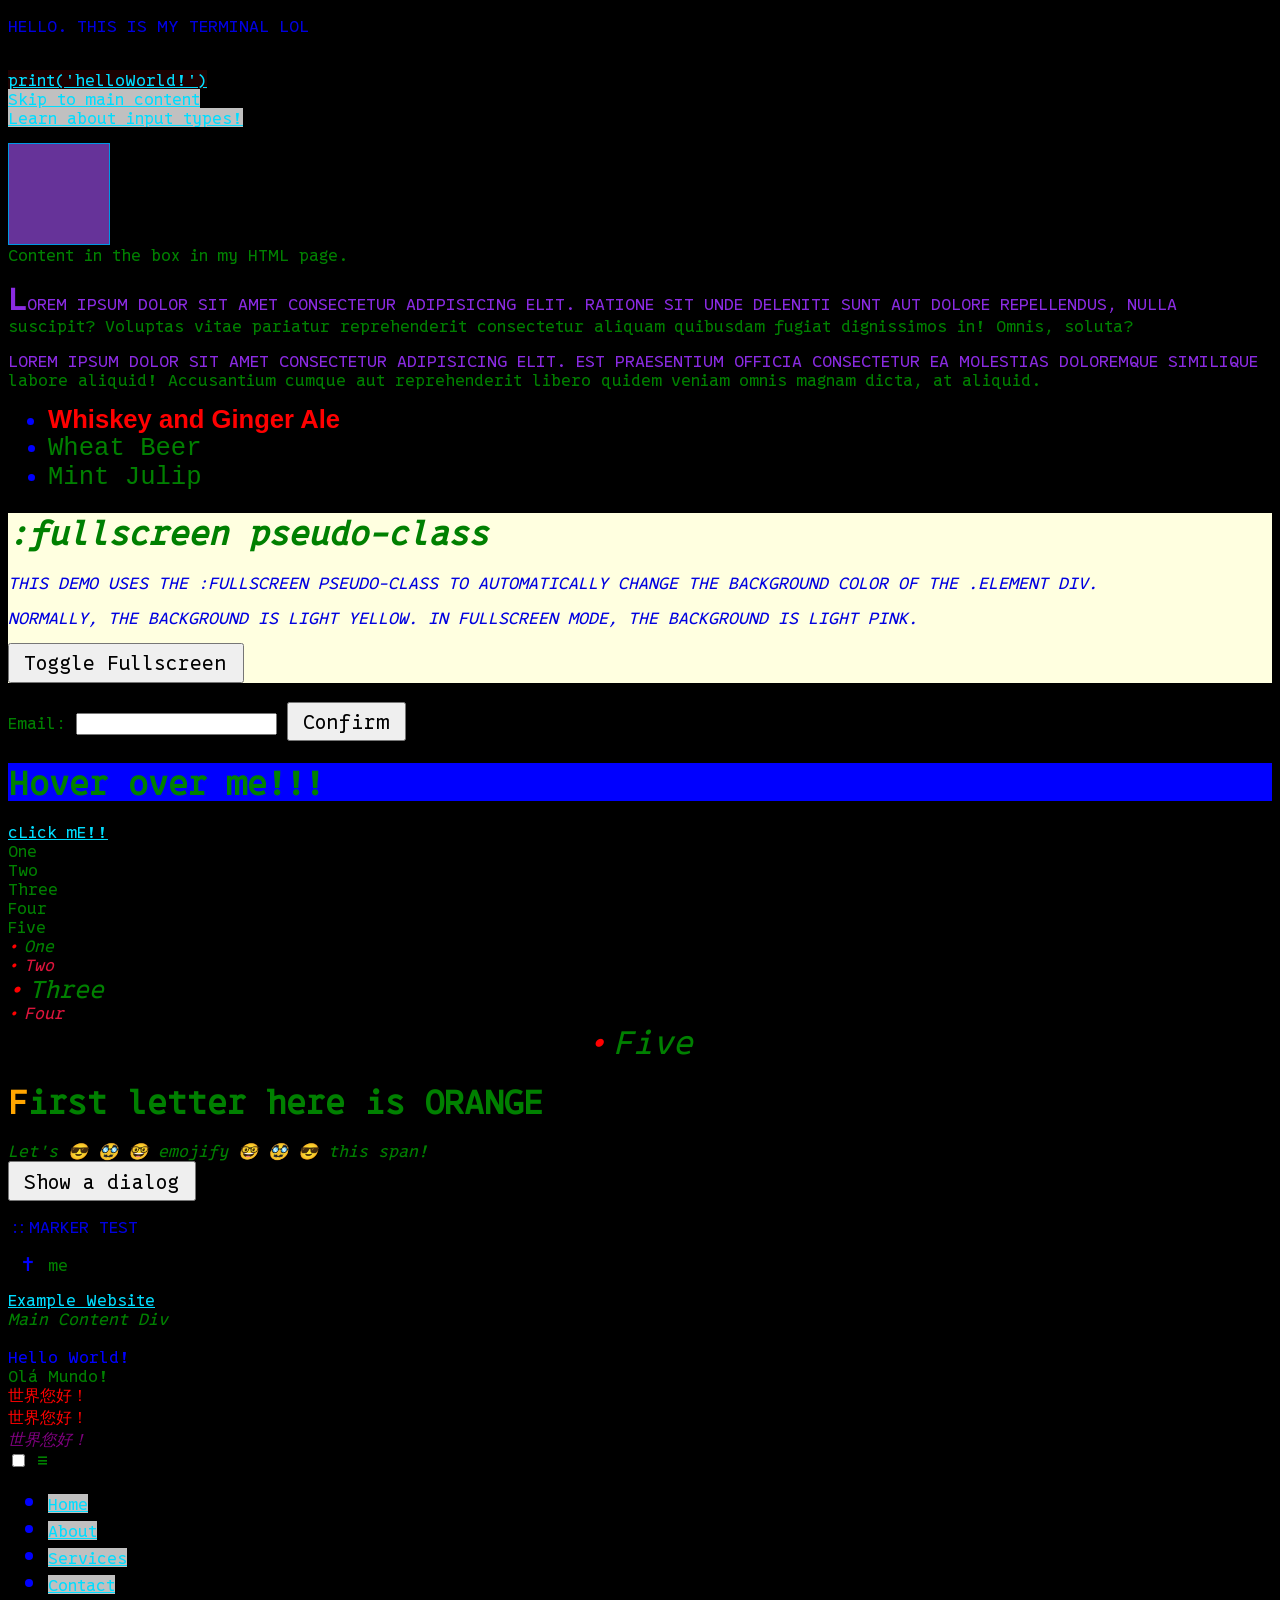
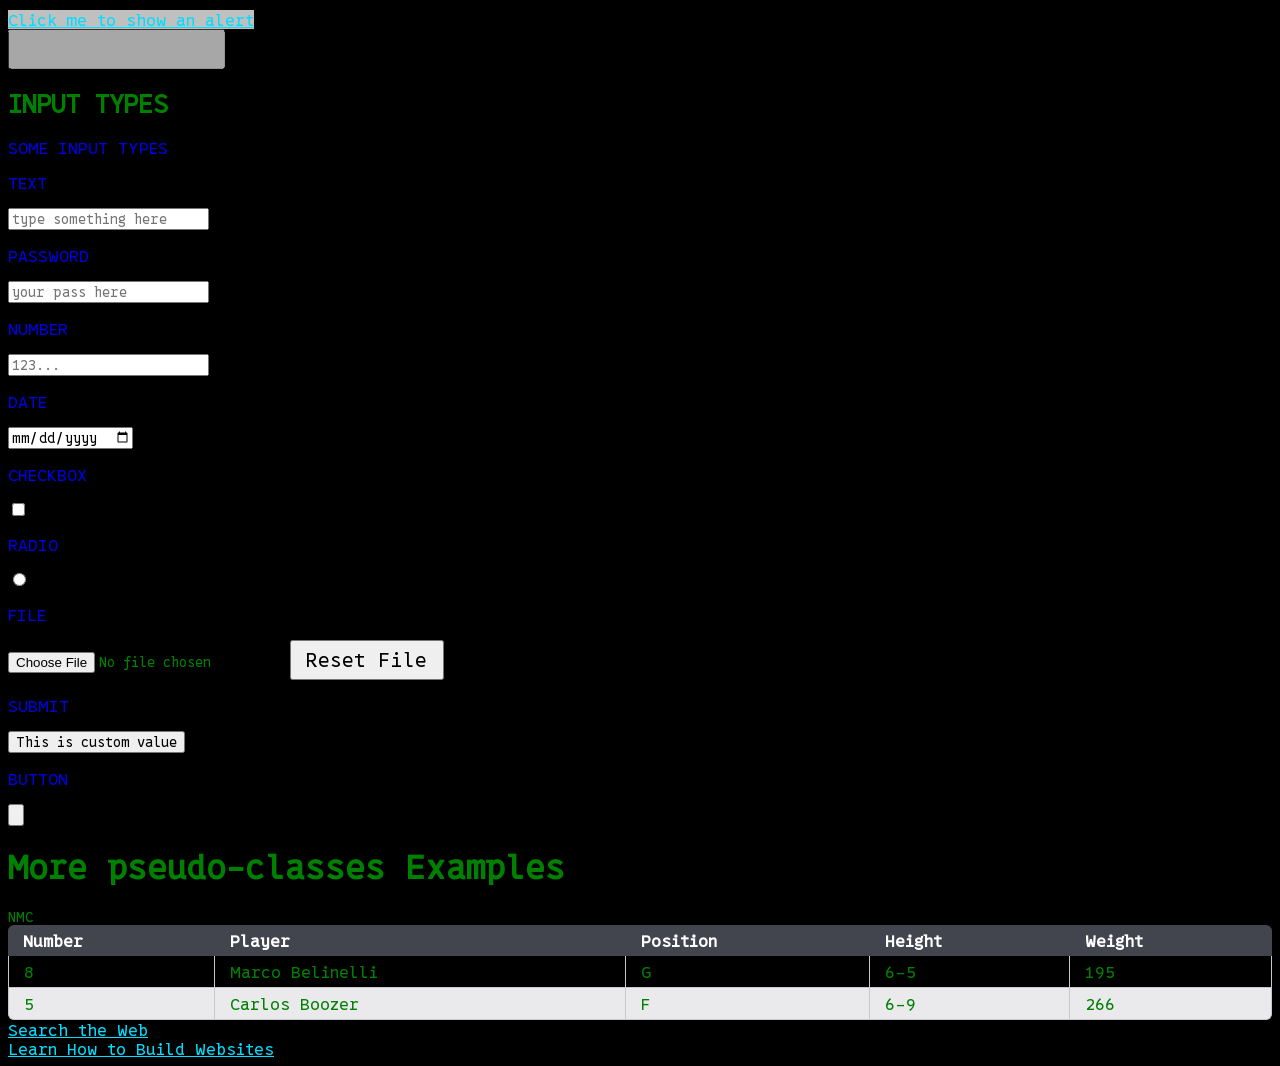
<file: advanced-selectors/index.html>
<!DOCTYPE html>
<html lang="en">

<head>
    <meta charset="UTF-8">
    <meta name="viewport" content="width=device-width, initial-scale=1.0">
    <title>Advanced Selectors</title>
    <link rel="stylesheet" href="style.css">
</head>

<p>hello. This is my terminal lol</p><br>
<span class="codelink"><a href="hello.html" target="_blank"><code>print('helloWorld!')</code></a></span>

<!----
    -->

<br>
<a href="#main-content" class="skip-link">Skip to main content</a>
<br>
<a href="#inputTypes">Learn about input types!</a>
<p class="box"> Content in the box in my HTML page.</p>

<article>
    <p>Lorem ipsum dolor sit amet consectetur adipisicing elit. Ratione sit unde deleniti sunt aut dolore
        repellendus,
        nulla suscipit? Voluptas vitae pariatur reprehenderit consectetur aliquam quibusdam fugiat dignissimos in!
        Omnis, soluta?</p>
    <p>Lorem ipsum dolor sit amet consectetur adipisicing elit. Est praesentium officia consectetur ea molestias
        doloremque similique labore aliquid! Accusantium cumque aut reprehenderit libero quidem veniam omnis magnam
        dicta, at aliquid.</p>
</article>

<main class="parent">
    <div class="child group1">
        <div class="grand-child group1"></div>
    </div>
    <div class="child group2">
        <div class="grand-child group2"></div>
    </div>
    <div class="child group3">
        <div class="grand-child group3"></div>
    </div>
</main>

<!-- specificity value-->

<ul id="summer-drinks">
    <li class="favorite">Whiskey and Ginger Ale</li>
    <li>Wheat Beer</li>
    <li>Mint Julip</li>
</ul>

<!-- pseudo classes-->


<div class="element">

    <h1> :fullscreen pseudo-class</h1>

    <p>This demo uses the <code>:fullscreen</code> pseudo-class to automatically
        change the background color of the <code>.element</code> div. </p>

    <p>
        Normally, the background is light yellow. In fullscreen mode, the background
        is light pink.
    </p>

    <button class="toggle">Toggle Fullscreen</button>

</div>

<Br>

<!-- :focus s-->

<label for="email">Email:</label>
<input class="formEmail">
<button id="emailBtn">Confirm</button>

<h1 id="hover">Hover over me!!!</h1>

<a href="https://www.reddit.com/r/unixporn/" id="redditLink">cLick mE!!</a>

<section class="grid">
    <article class="module">One</article>
    <article class="module">Two</article>
    <article class="module">Three</article>
    <article class="module">Four</article>
    <article class="module">Five</article>
</section>

<div class="listDiv">
    <li class="myList">One</li>
    <li class="myList">Two</li>
    <li class="myList">Three</li>
    <li class="myList">Four</li>
    <li class="myList">Five</li>
</div>

<h1 class="exampleOfPE">First letter here is ORANGE</h1>

<div> Let's <span class="emojify"> emojify </span> this span!</div>

<button id="showDialogBtn">Show a dialog</button>

<dialog id="favDialog">
    <form method="dialog">
        <p>The background shown outside of this dialog is a backdrop.</p>
        <button id="confirmBtn">Close the dialog</button>
    </form>
</dialog>

<p><code>::marker</code> test</p>
<ul>
    <li class="mTest">me</li>
</ul>

<!--Attribute selectors-->

<a href="https://example.com" title="Visit Example Website">Example Website</a>

<div id="main-content">Main Content Div</div>

<br>
<div lang="en-us en-gb en-au en-nz">Hello World!</div>
<div lang="pt">Olá Mundo!</div>
<div lang="zh-Hans-CN">世界您好！</div>
<div lang="zh-Hant-TW">世界您好！</div>
<div data-lang="zh-Hant-TW">世界您好！</div>

<div class="table">
    <plate id="fancy">
        <apple class="small" />
    </plate>
    <plate />
    <plate>
        <orange class="small" />
        <orange />
    </plate>
    <pickle class="small" />
</div>

<input type="checkbox" id="toggle">
<label for="toggle">&#9776;</label>
<nav>
    <ul>
        <li><a href="#">Home</a></li>
        <li><a href="#">About</a></li>
        <li><a href="#">Services</a></li>
        <li><a href="#">Contact</a></li>
    </ul>
</nav>

<a href="#" id="alertLink">Click me to show an alert</a>
<br>
<input type="text" disabled>

<section id="inputTypes">
    <h1>INPUT TYPES</h1>
    <p>some input types</p>
    <p>text</p>
    <input type=text placeholder="type something here">
    <p>password</p>
    <input type="password" placeholder="your pass here">
    <p>number</p>
    <input type="number" placeholder="123...">
    <p>date</p>
    <input type="date">
    <p>checkbox</p>
    <input type="checkbox">
    <p>radio</p>
    <input type="radio">
    <p>file</p>
    <input type="file" id="fileInput">
    <button onclick="resetFile()">Reset File</button>
    <p>submit</p>
    <input type="submit" value="This is custom value">
    <p>button</p>
    <input type="button">
</section>

<h1>More pseudo-classes Examples</h1>
<small>NMC</small>
<table>
    <thead>
        <tr>
            <th>Number</th>
            <th>Player</th>
            <th>Position</th>
            <th>Height</th>
            <th>Weight</th>
        </tr>
    </thead>
    <tbody>
        <tr>
            <td>8</td>
            <td>Marco Belinelli</td>
            <td>G</td>
            <td>6-5</td>
            <td>195</td>
        </tr>
        <tr>
            <td>5</td>
            <td>Carlos Boozer</td>
            <td>F</td>
            <td>6-9</td>
            <td>266</td>
        </tr>
    </tbody>
</table>

<a href="https://duckduckgo.com/">Search the Web</a><br>
<a href="http://learn.shayhowe.com/">Learn How to Build Websites</a>


<script src="script.js">
    var link = document.getElementById("alertLink");

    link.addEventListener("click", function (event) {
        event.preventDefault();

        alert("You clicked the link!");

        return false;

    });
</script>

</body>

</html>
</file>
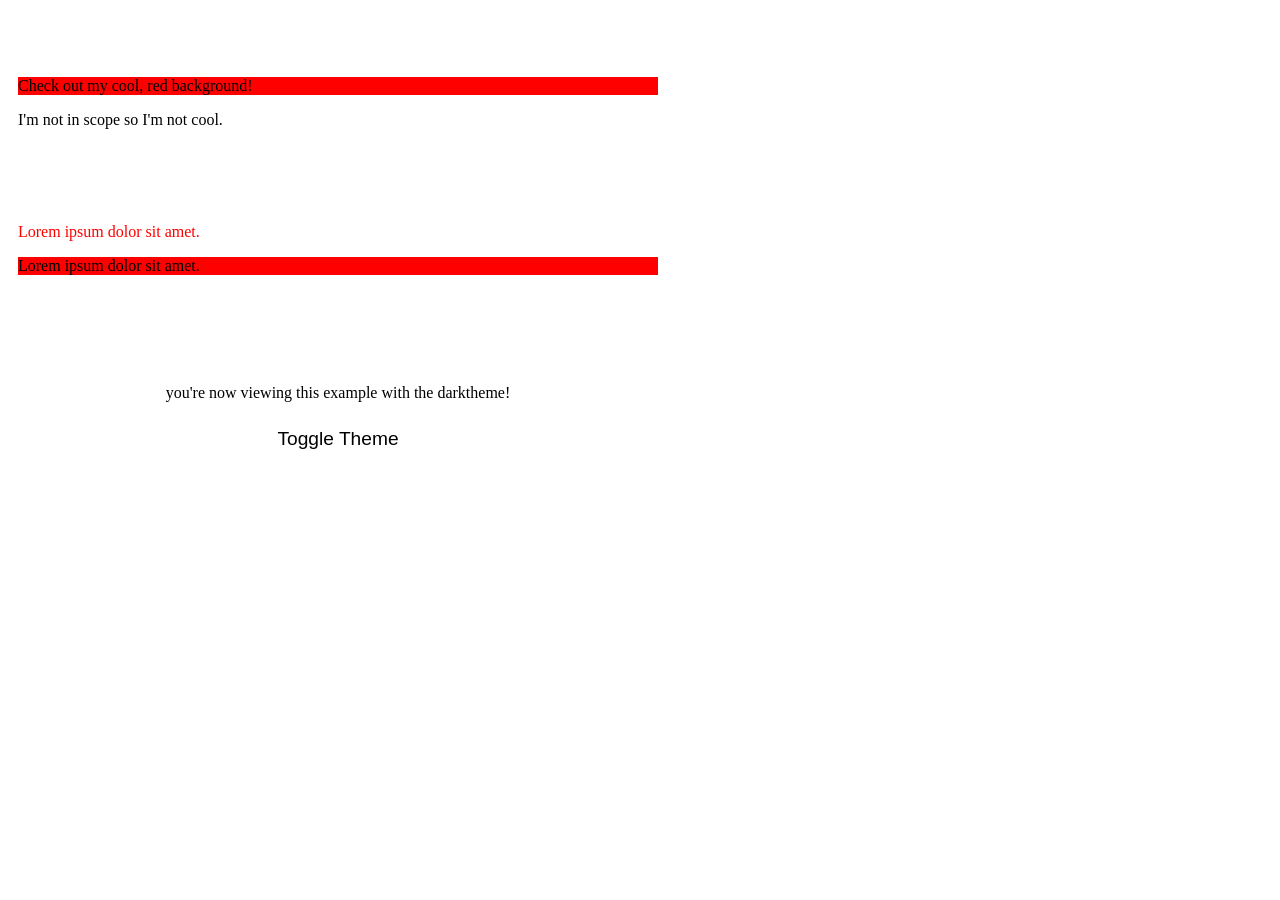
<file: custom-properties/index.html>
<!DOCTYPE html>
<html lang="en">
<head>
    <meta charset="UTF-8">
    <meta name="viewport" content="width=device-width, initial-scale=1.0">
    <title>Custom Properties</title>
    <link rel="stylesheet" href="style.css">
</head>
<body>
    
    <h3>Scope</h3>
    <div class='cool-div'>
        <p class='cool-paragraph'>Check out my cool, red background!</p>
    </div>
    
    <p class='boring-paragraph'>I'm not in scope so I'm not cool.</p>
    <br>

    <h3>The :root selector</h3>
    <p class='very-cool-paragraph'>Lorem ipsum dolor sit amet.</p>

    <p class='exciting-paragraph'>Lorem ipsum dolor sit amet.</p>
    <br>
    <h3>Creating themes with custom properties</h3>

    <div class="container">
        <p>you're now viewing this example with the
        <span class="theme-name">dark</span>theme!</p>
        <button class="theme-toggle">Toggle Theme</button>
    </div>

    <br>

    
    <script src="script.js"></script>
</body>
</html>
</file>
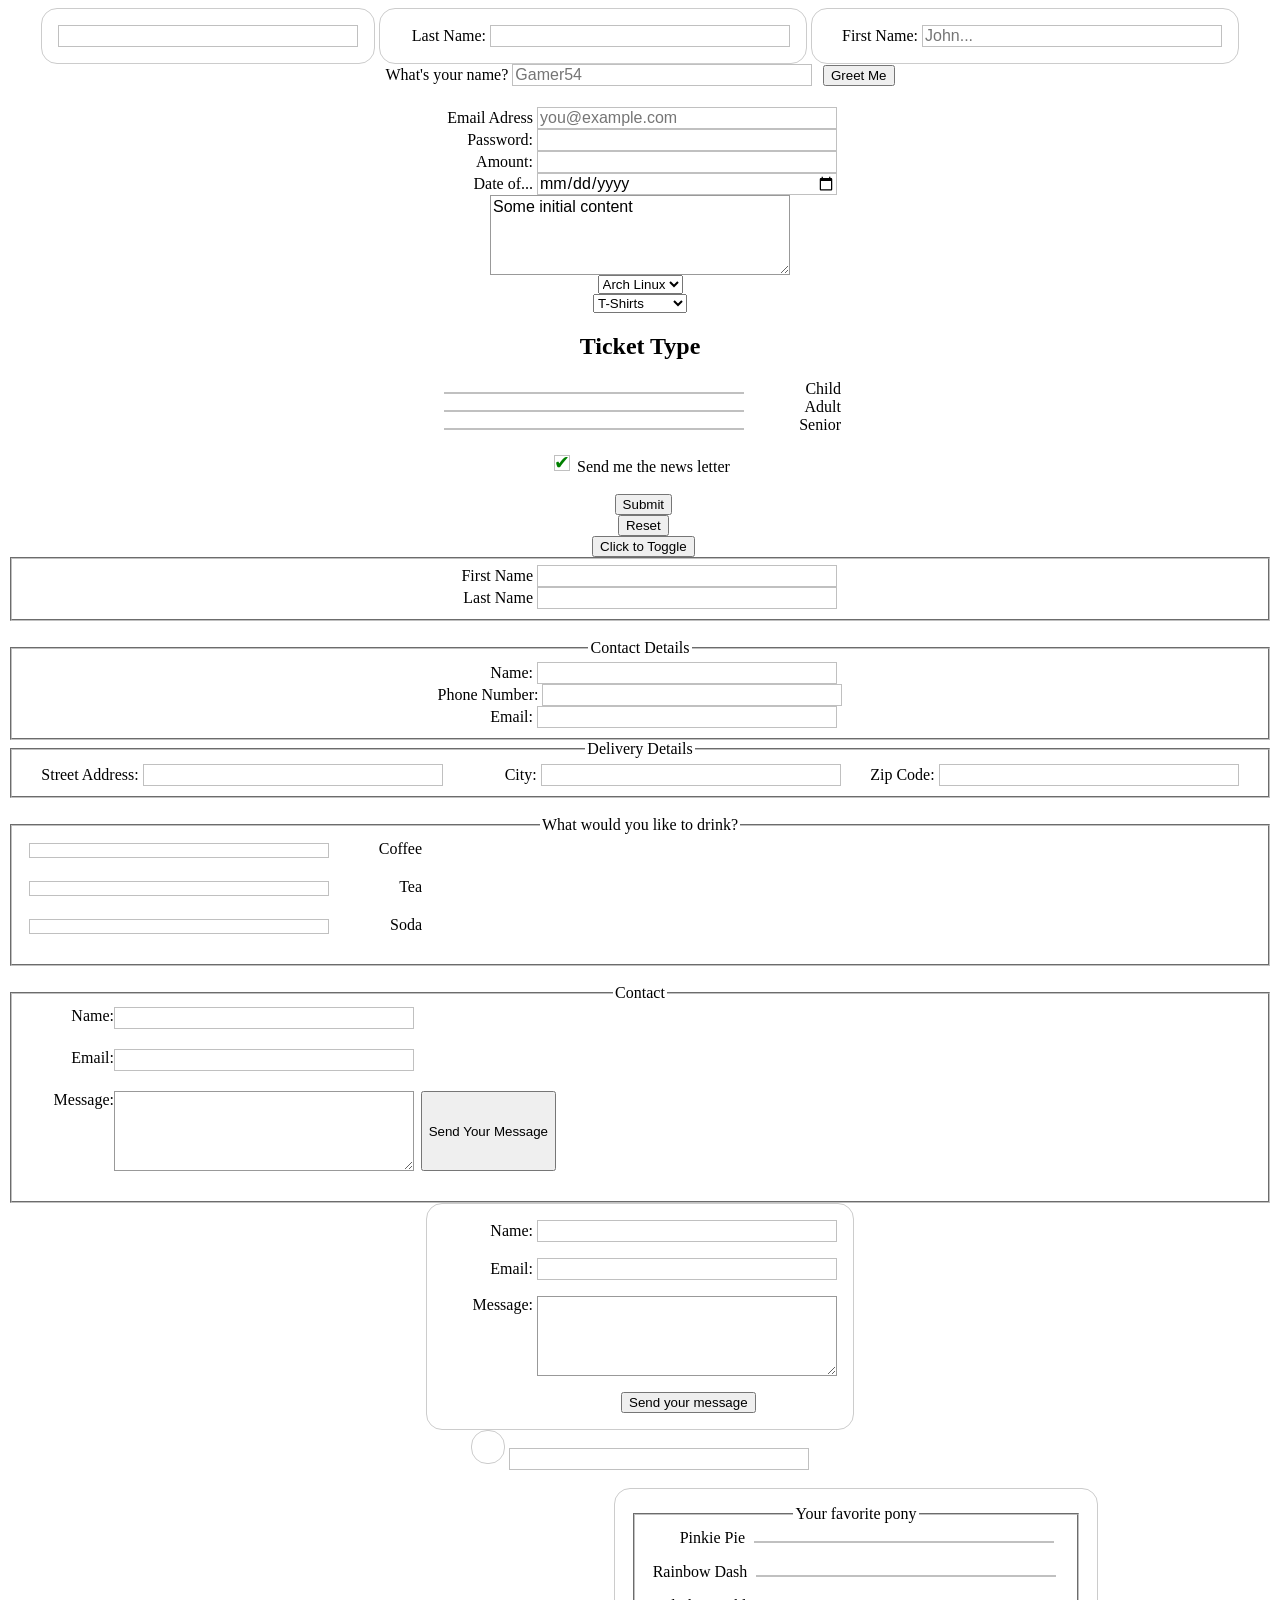
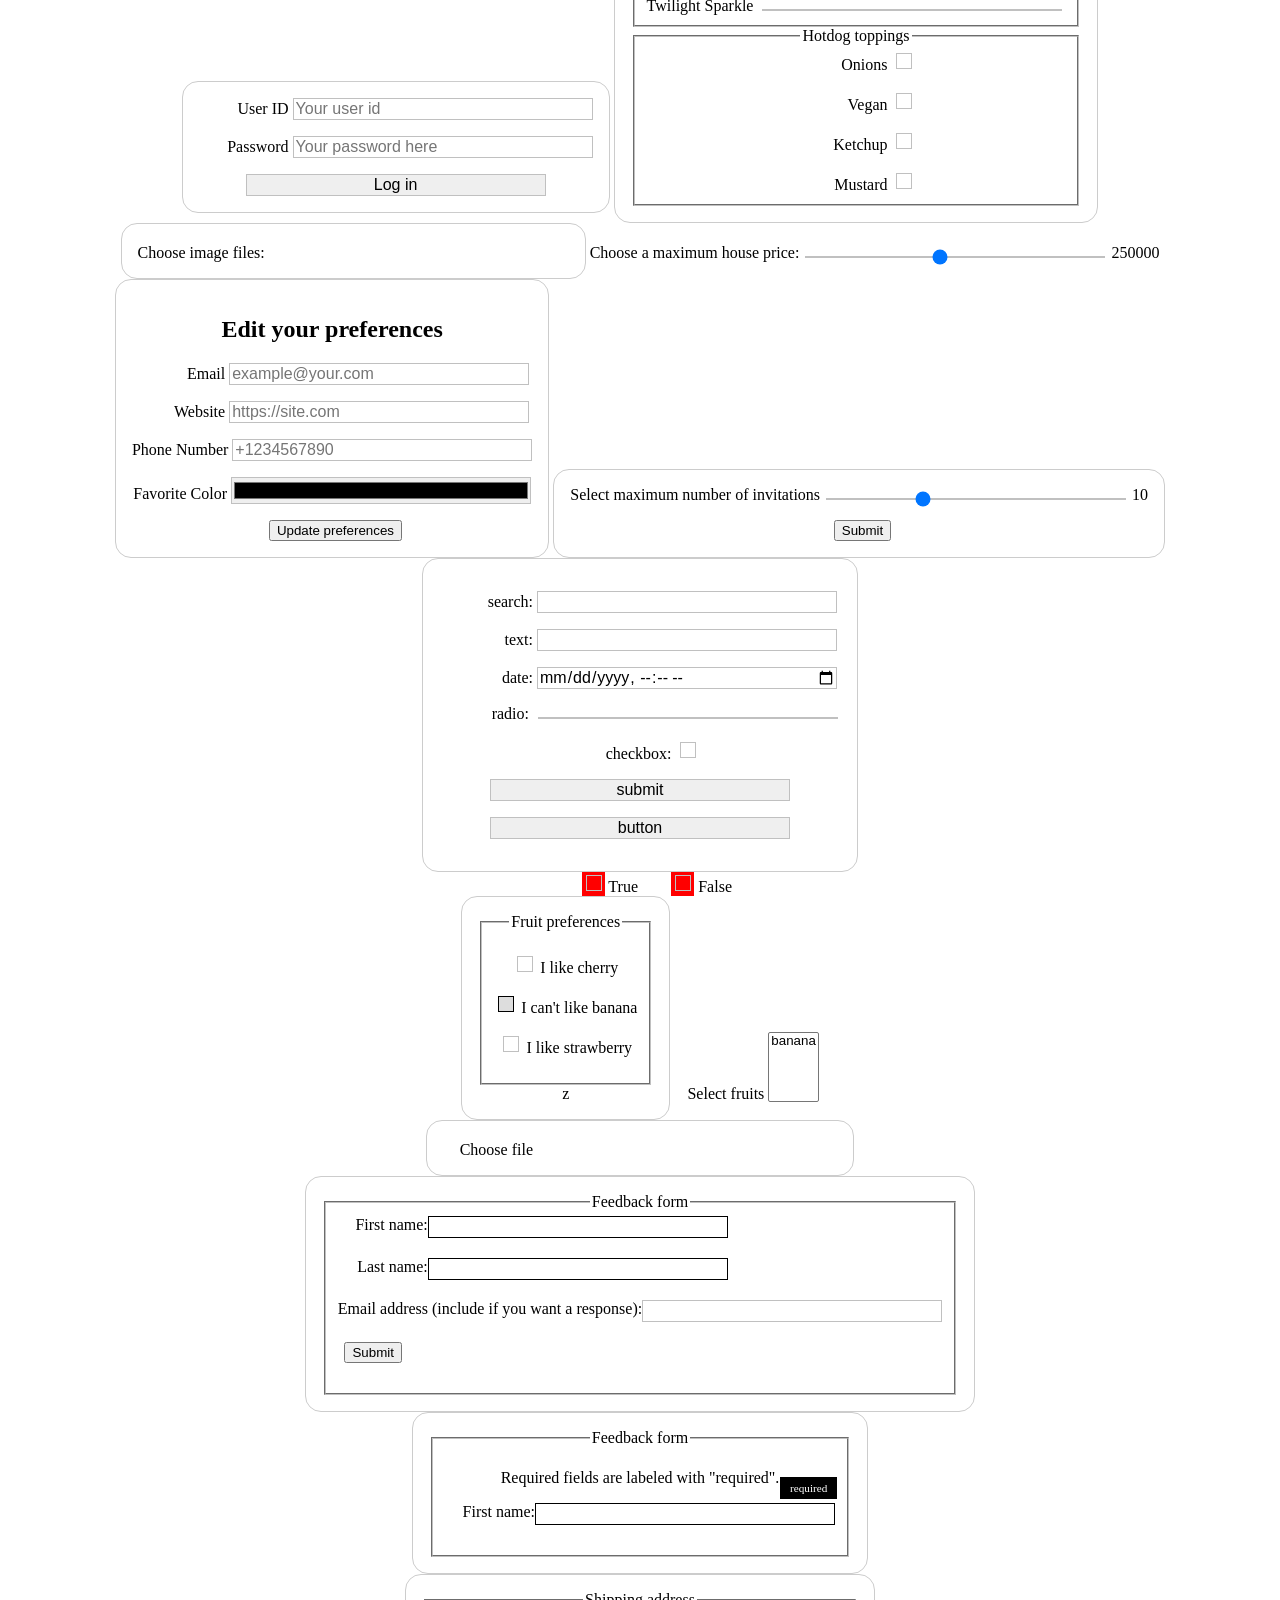
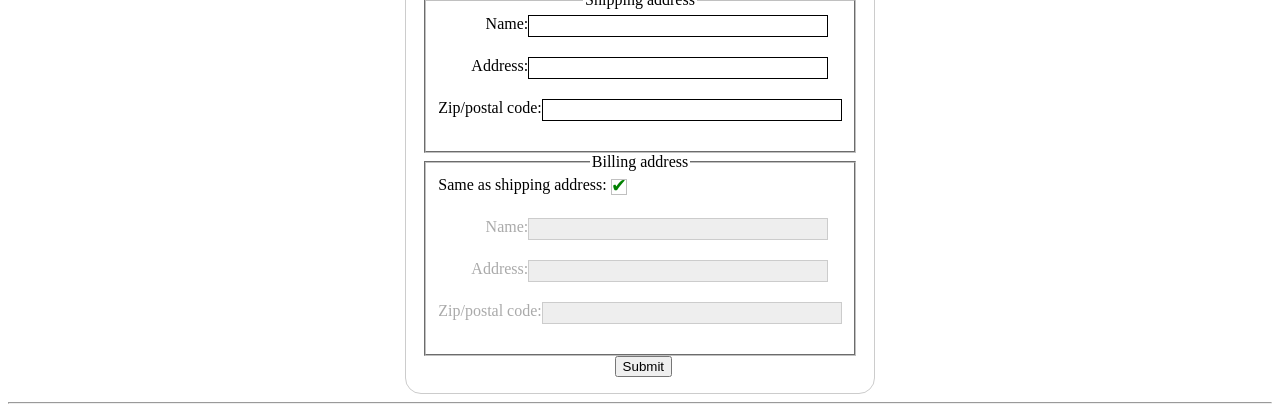
<file: form-basics/index.html>
<!DOCTYPE html>
<html lang="en">
<head>
    <meta charset="UTF-8">
    <meta name="viewport" content="width=device-width, initial-scale=1.0">
    <title>Document</title>
    <link rel="stylesheet" href="style.css">
</head>
<body>

    <!--form action="path.com/path" method="post"></form-->

    <form action="example.com/path" method="post">
        <input type="text">
    </form>

    <form action="example.com/path" method="post">
        <label for="last_name">Last Name:</label>
        <input type="text" id="last_name">
    </form>

    <form action="example.com/path" method="post">
        <label for="first_name">First Name:</label>
        <input type="text" id="first_name" placeholder="John..." name="first_name">
    </form>

    <div>
        <label for="username">What's your name?</label>
        <input type='text' id="username" placeholder="Gamer54">
        <button class="greet-btn">Greet Me</button>
    </div>
    <h1 class="greeting"></h1>

    <label for="user_email">Email Adress</label>
    <input type="email" id="user_email" name="email" placeholder="you@example.com">
    <br>

    <label for="user_password">Password:</label>
    <input type="password" id="user_password" name="password">

    <br>

    <label for="amount">Amount:</label>
    <input type="number" id="amount" name="amount">

    <br>

    <label for="date">Date of... </label>
    <input type="date" id="date" name="date">

    <br>

    <textarea rows="2" cols="70">Some initial content</textarea>

    <Br>

    <select name="linux-distro">
        <option value="ubuntu">Ubuntu</option>
        <option value="fedora">Fedora</option>
        <option value="arch" selected>Arch Linux</option>
        <option value="mint">Linux Mint</option>
        <option value="debian">Debian</option>
    </select>
    <br>
    <select name="fashion">
        <optgroup label="Clothing">
            <option value="t_shirt">T-Shirts</option>
            <option value="sweater">Sweaters</option>
            <option value="coats">Coats</option>
        </optgroup>
        <optgroup label="Foot Wear">
            <option value="sneakers">Sneakers</option>
            <option value="boots">Boots</option>
            <option value="sandals">Sandals</option>
        </optgroup>
    </select>
    <br>

    <h2>Ticket Type</h2>
    <div>
        <input type="radio" id="child" name="ticket_type" value="child">
        <label for="child">Child</label>
    </div>
    
    <div>
        <input type="radio" id="adult" name="ticket_type" value="adult" checked>
        <label for="adult">Adult</label>
    </div>
    
    <div>
        <input type="radio" id="senior" name="ticket_type" value="senior">
        <label for="senior">Senior</label>
    </div>
    <br>

    <div>
        <input type="checkbox" id="newsletter" name="news_letter" checked>
        <label for="newsletter">Send me the news letter</label>
    </div>
    <br>

    <button type='submit'>Submit</button>
    
    <br>

    <button type="reset">Reset</button>

    <br>

    <button type="button">Click to Toggle</button>
    <br>

    <fieldset>
        <label for="first_name">First Name</label>
        <input type="text" id="first_name" name="first_name">
        <br>
        <label for="last_name">Last Name</label>
        <input type="text" id="last_name" name="last_name">
    </fieldset>
    <br>

    <fieldset>
        <legend>Contact Details</legend>
    
        <label for="name">Name:</label>
        <input type="text" id="name" name="name">

        <br>
    
        <label for="phone_number">Phone Number:</label>
        <input type="tel" id="phone_number" name="phone_number">

        <br>
    
        <label for="email">Email:</label>
        <input type="email" id="email" name="email">
    </fieldset>
    
    <fieldset>
        <legend>Delivery Details</legend>
    
        <label for="street_address">Street Address:</label>
        <input type="text" id="street_address" name="street_address">
    
        <label for="city">City:</label>
        <input type="text" id="city" name="city">
    
        <label for="zip_code">Zip Code:</label>
        <input type="text" id="zip_code" name="zip_code">
    </fieldset>
    <br>

    <fieldset>
        <legend>What would you like to drink?</legend>
    
        <div>
            <input type="radio" name="drink" id="coffee" value="coffee">
            <label for="coffee">Coffee</label>
        </div>
    
        <div>
            <input type="radio" name="drink" id="tea" value="tea">
            <label for="tea">Tea</label>
        </div>
    
        <div>
            <input type="radio" name="drink" id="soda" value="soda">
            <label for="soda">Soda</label>
        </div>
    </fieldset>
    <br>

        <fieldset>
            <legend>Contact</legend>
            
            <div>
            <label for="name">Name:</label>
            <input type=text id="name" name="name">
            </div>

            <div>
            <label for="email">Email:</label>
            <input type=email id="email" name="email">
            </div>
            <div>
                <label for="message">Message:</label>
                <textarea rows="20" cols="70"></textarea>
                <button class="submit-btn" id="message">Send Your Message</button>
            </div>        
        </fieldset>

        <form action="/my-handling-form-page" method="post">
            <ul>
                <li>
                    <label for="name">Name:</label>
                    <input type="text" id="name" name="user_name" />
                </li>
                <li>
                    <label for="mail">Email:</label>
                    <input type="email" id="mail" name="user_email" />
                </li>
                <li>
                    <label for="msg">Message:</label>
                    <textarea id="msg" name="user_message"></textarea>
                </li>
                <li class="button">
                    <button>Send your message</button>
                </li>
            </ul>
        </form>
        <br>
        <form id="myForm">
            <!-- form contents -->
        </form>
        
        <input type="text" form="myForm" name="exampleInput">
        <br>

        <input type="hidden" id="timestamp" name="timestamp" value="1286705410" />
        <br>

        <form>
            <ul>
                <li>
                    <label for="user_id">User ID</label>
                    <input type="number" id="user_id" name="user_id" placeholder="Your user id">
                </li>
                <li>
                    <label for="pwd">Password</label>
                    <input type="password" id="pwd" name="password" placeholder="Your password here">
                </li>
                <li>
                    <input type="submit" value="Log in">
                </li>
            </ul>
        </form>
        
        <form>
            <fieldset>
                <legend>Your favorite pony</legend>
                <ul>
                    <li>
                        <label for="pinkie">Pinkie Pie</label>
                        <input type="radio" id="pinkie" name="pony" value="pinkie" checked>
                    </li>
                    <li>
                        <label for="rainbow">Rainbow Dash</label>
                        <input type="radio" id="rainbow" name="pony" value="rainbow">
                    </li>
                    <li>
                        <label for="twilight">Twilight Sparkle</label>
                        <input type="radio" id="twilight" name="pony" value="twilight">
                    </li>
                </ul>
            </fieldset>
        
            <fieldset>
                <legend>Hotdog toppings</legend>
                <ul>
                    <li>
                        <label for="onions">Onions</label>
                        <input type="checkbox" id="onions" name="hotdog" value="onions">
                    </li>
                    <li>
                        <label for="vegan">Vegan</label>
                        <input type="checkbox" id="vegan" name="hotdog" value="vegan">
                    </li>
                    <li>
                        <label for="ketchup">Ketchup</label>
                        <input type="checkbox" id="ketchup" name="hotdog" value="ketchup">
                    </li>
                    <li>
                        <label for="mustard">Mustard</label>
                        <input type="checkbox" id="mustard" name="hotdog" value="mustard">
                    </li>
                </ul>
            </fieldset>
        </form>

        <form>
            <label for="file_picker">Choose image files:</label>
            <input type="file" id="file_picker" name="file" multiple accept=".jpg, .jpeg, .png">
        </form>

        <label for="price">Choose a maximum house price: </label>
<input
  type="range"
  name="price"
  id="price"
  min="50000"
  max="500000"
  step="100"
  value="250000" />
<output class="price-output" for="price"></output>
        <br>

        <form>
            <h2>Edit your preferences</h2>
                <ul>
                    <li>
                        <label for="email">Email</label>
                        <input type="email" id="email" name="email" placeholder="example@your.com">
                    </li>
                    <li>
                        <label for="url">Website</label>
                        <input type="url" id="url" name="url" placeholder="https://site.com">
                    </li>
                    <li>
                        <label for="phone">Phone Number</label>
                        <input type="tel" id="phone" name="phone" placeholder="+1234567890">
                    </li>
                    <li>
                        <label for="fav_color">Favorite Color </label>
                        <input type="color" id="fav_color" name="fav_color">
                    </li>
                    <li>
                        <button>Update preferences</button>
                    </li>
                    
                </ul>
        </form>

        <form>
            <ul>
                <li>
                    <label for="max-invite">Select maximum number of invitations</label>
                    <input type="range" min="1" max="30" value="10" id="max-invite">
                    <output class="invite-output" for="max-invite">10</output>
                </li>
                <li>
                    <button>Submit</button>
                </li>
            </ul>
        </form>
        <br>
        
        <form>
            <p>
                <label for="search">search: </label>
                <input id="search" name="search" type="search" />
            </p>
            <p>
                <label for="text">text: </label>
                <input id="text" name="text" type="text" />
            </p>
            <p>
                <label for="date">date: </label>
                <input id="date" name="date" type="datetime-local" />
            </p>
            <p>
                <label for="radio">radio: </label>
                <input id="radio" name="radio" type="radio" />
            </p>
            <p>
                <label for="checkbox">checkbox: </label>
                <input id="checkbox" name="checkbox" type="checkbox" />
            </p>
            <p><input type="submit" value="submit" /></p>
            <p><input type="button" value="button" /></p>
        </form>

        <br>

        <label><span><input type="checkbox" name="q5" value="true" /></span> True</label>
        <label><span><input type="checkbox" name="q5" value="false" /></span> False</label>

        <br>

        <form>
            <fieldset>
                <legend>Fruit preferences</legend>
        
                <p>
                    <label>
                        <input type="checkbox" name="fruit" value="cherry" />
                        I like cherry
                    </label>
                </p>
                <p>
                    <label>
                        <input type="checkbox" name="fruit" value="banana" disabled />
                        I can't like banana
                    </label>
                </p>
                <p>
                    <label>
                        <input type="checkbox" name="fruit" value="strawberry" />
                        I like strawberry
                    </label>
                </p>
            </fieldset>z
        </form>

        <label for="select">Select fruits</label>
        <select id="select" name="select" multiple>
            <option name="banana">banana</option>
        </select>
        
        <br>

        <form>
            <label for="file-test">Choose file</label>
            <input type="file" id="file-test">
        </form>

        <br>

        <form>
            <fieldset>
                <legend>Feedback form</legend>
                <div>
                    <label for="fname">First name: </label>
                    <input id="fname" name="fname" type="text" required />
                </div>
                <div>
                    <label for="lname">Last name: </label>
                    <input id="lname" name="lname" type="text" required />
                </div>
                <div>
                    <label for="email">
                        Email address (include if you want a response):
                    </label>
                    <input id="email" name="email" type="email" />
                </div>
                <div><button>Submit</button></div>
            </fieldset>
        </form>
        
        <br>

        <form>
            <fieldset>
                <legend>Feedback form</legend>
        
                <p>Required fields are labeled with "required".</p>
                <div>
                    <label for="fname">First name: </label>
                    <input id="fname" name="fname" type="text" required />
                    <span></span>
                </div>
            </fieldset>
        </form>

        <br>

        <form>
            <fieldset id="shipping">
                <legend>Shipping address</legend>
                <div>
                    <label for="name1">Name: </label>
                    <input id="name1" name="name1" type="text" required />
                </div>
                <div>
                    <label for="address1">Address: </label>
                    <input id="address1" name="address1" type="text" required />
                </div>
                <div>
                    <label for="pcode1">Zip/postal code: </label>
                    <input id="pcode1" name="pcode1" type="text" required />
                </div>
            </fieldset>
            <fieldset id="billing">
                <legend>Billing address</legend>
                <div>
                    <label for="billing-checkbox">Same as shipping address:</label>
                    <input type="checkbox" id="billing-checkbox" checked />
                </div>
                <div>
                    <label for="name" class="billing-label disabled-label">Name: </label>
                    <input id="name" name="name" type="text" disabled required />
                </div>
                <div>
                    <label for="address2" class="billing-label disabled-label">
                        Address:
                    </label>
                    <input id="address2" name="address2" type="text" disabled required />
                </div>
                <div>
                    <label for="pcode2" class="billing-label disabled-label">
                        Zip/postal code:
                    </label>
                    <input id="pcode2" name="pcode2" type="text" disabled required />
                </div>
            </fieldset>
        
            <div><button>Submit</button></div>
        </form>

        <br>

        <hr>

    <script src="script.js"></script>
</body>
</html>
</file>
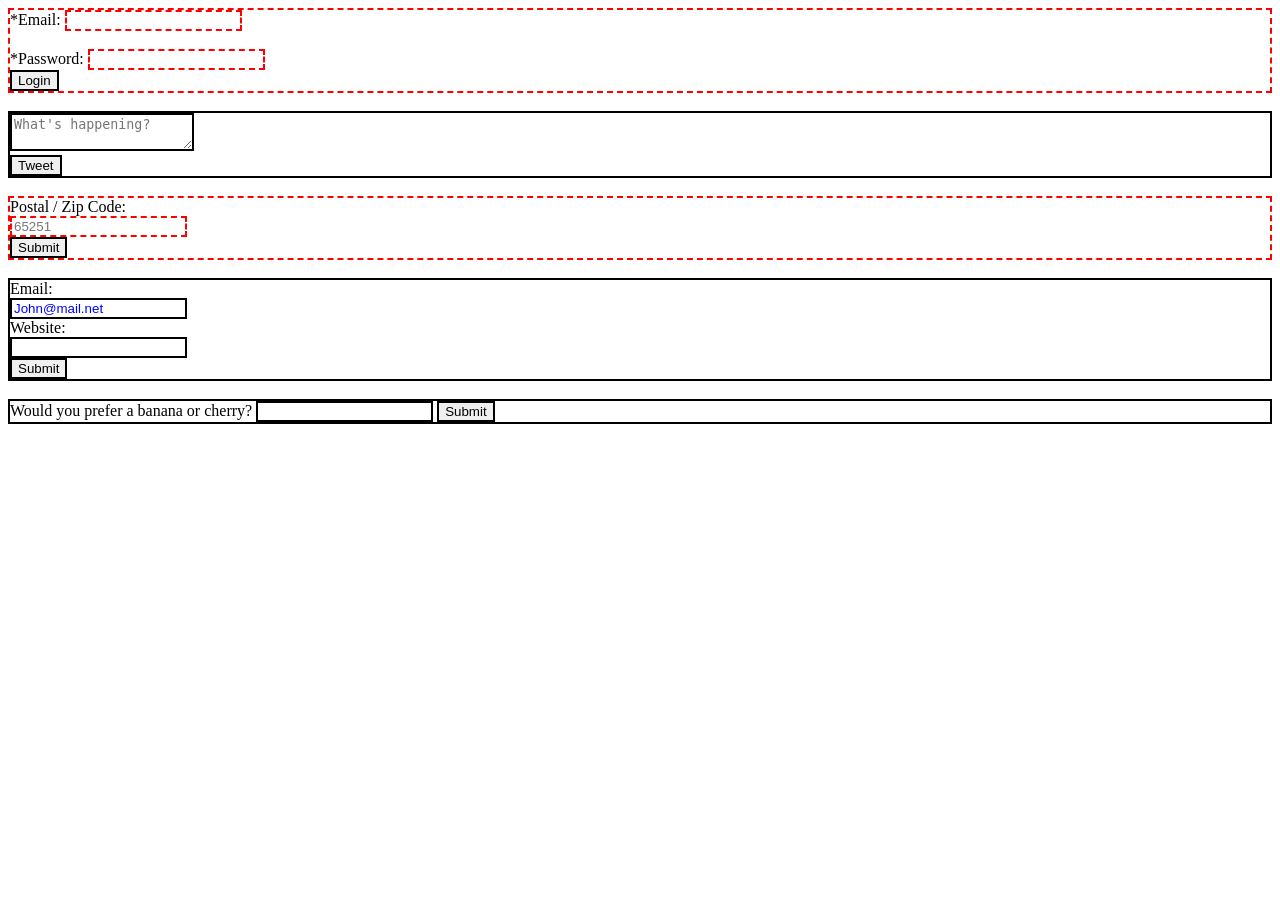
<file: form-validation/index.html>
<!DOCTYPE html>
<html lang="en">
<head>
    <meta charset="UTF-8">
    <meta name="viewport" content="width=device-width, initial-scale=1.0">
    <title>Document</title>
    <link rel="stylesheet" href="style.css">
</head>
<body>


<form action="#" method="get">
    <div>
        <label for="user_email">*Email:</label>
        <input type="email" id="user_email" name="user_email" required>
    </div>
    <br>

    <div>
        <label for="user_password">*Password:</label>
        <input type="password" id="user_password" name="user_password" required>
    </div>

    <button type="submit">Login</button>
</form>

    <Br>
    
    
    
    <form action="#" method="get">
        <div>
            <textarea placeholder="What's happening?" minlength="3" maxlength="140"></textarea>
        </div>
    
        <button type="submit">Tweet</button>
    </form>

    <Br>
    
    
    
    <form action="#" method="get">
        <div>
            <label for="zip_code">Postal / Zip Code:</label>
        </div>
    
        <input type="text" id="zip_code" name="zip_code" pattern="(\d{5}([\-]\d{4})?)" required
        title="Please enter a valid zip code, example: 65251" placeholder="65251">
    
        <div>
            <button type="submit">Submit</button>
        </div>
    </form>

    <br>
    
    
    
    <form action="#" method="get">
        <div>
            <label for="email">Email:</label>
        </div>
        <input type="email" id="email" name="email" placeholder="John@mail.net">
    
        <div>
            <label for="website">Website:</label>
        </div>
        <input type="url" id="website" name="website">
    
        <div>
            <button type="submit">Submit</button>
        </div>
    </form>

    <br>

    <form>
        <label for="choose">Would you prefer a banana or cherry?</label>
        <input id="choose" name="i-like" />
        <button>Submit</button>
    </form>
    
</body>
</html>
</file>
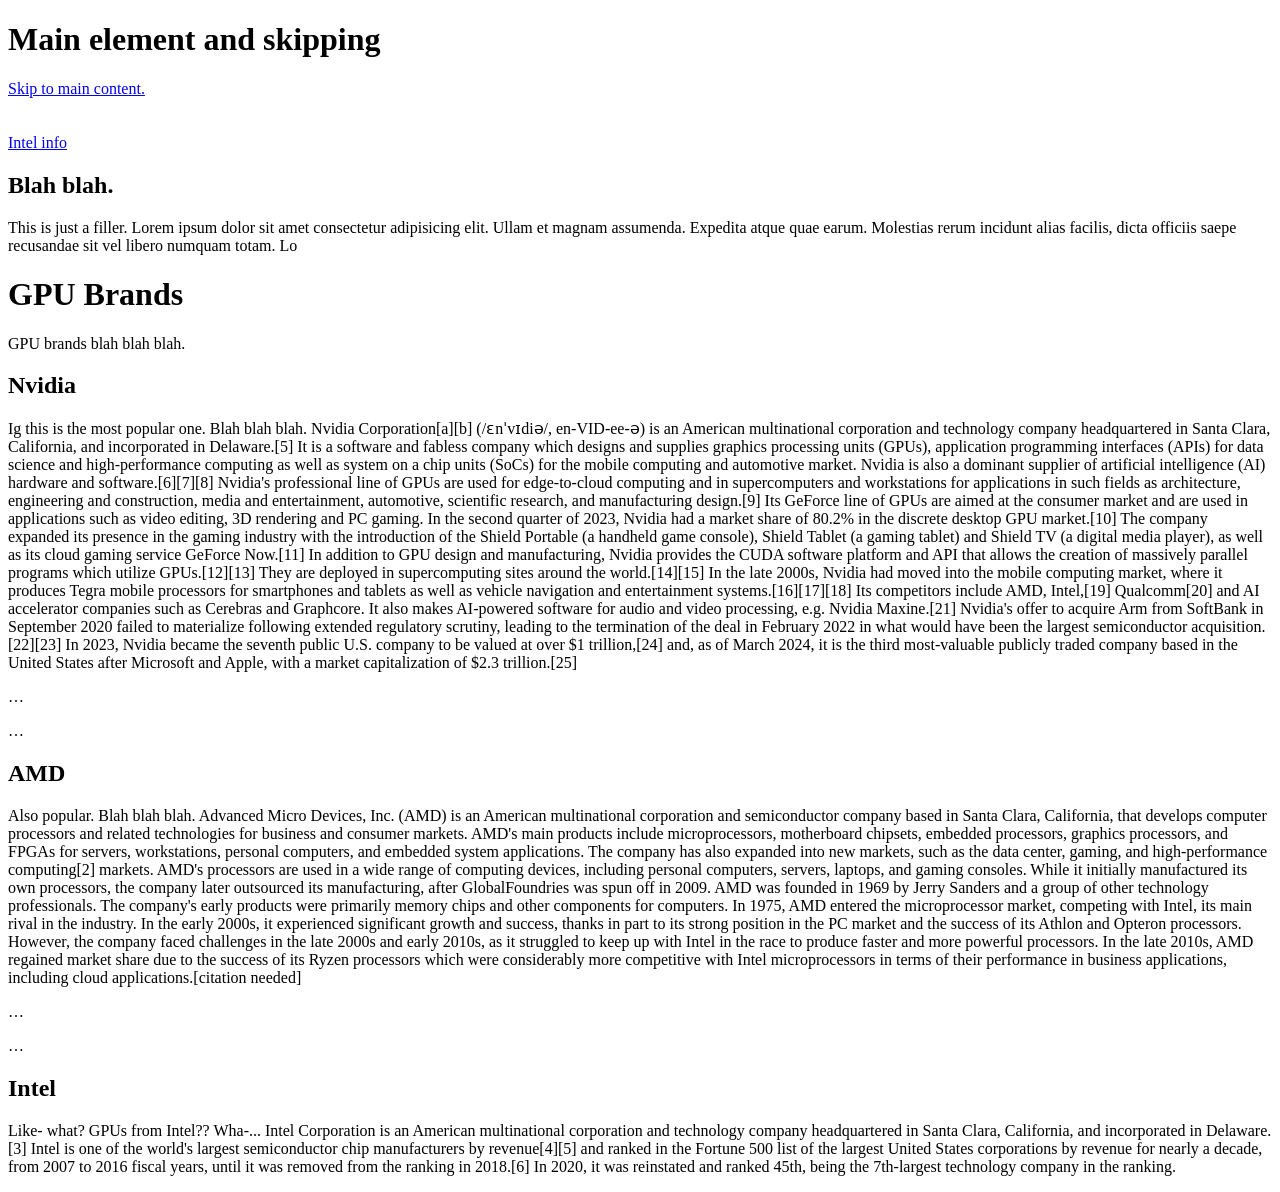
<file: main-element/index.html>
<!DOCTYPE html>
<html lang="en">

<head>
    <meta charset="UTF-8">
    <meta name="viewport" content="width=device-width, initial-scale=1.0">
    <title>Main element</title>
</head>

<body>

    <!--header>Classes.</!--header-->

    <!-- example of articles in main section -->

    <H1>Main element and skipping</H1>

    <a href="#main-content">Skip to main content.</a><br><br><br>

    <a href="#intel-info">Intel info</a>

    <h2>Blah blah.</h2>

    <p>This is just a filler. Lorem ipsum dolor sit amet consectetur adipisicing elit. Ullam et magnam assumenda.
        Expedita atque quae earum. Molestias rerum incidunt alias facilis, dicta officiis saepe recusandae sit vel
        libero numquam totam. Lo</p>

    <main id="main-content">
        <h1>GPU Brands</h1>
        <p>GPU brands blah blah blah.</p>

        <article>
            <h2>Nvidia</h2>
            <p>
                Ig this is the most popular one. Blah blah blah.

                Nvidia Corporation[a][b] (/ɛnˈvɪdiə/, en-VID-ee-ə) is an American multinational corporation and technology company headquartered in Santa Clara, California, and incorporated in Delaware.[5] It is a software and fabless company which designs and supplies graphics processing units (GPUs), application programming interfaces (APIs) for data science and high-performance computing as well as system on a chip units (SoCs) for the mobile computing and automotive market. Nvidia is also a dominant supplier of artificial intelligence (AI) hardware and software.[6][7][8]

Nvidia's professional line of GPUs are used for edge-to-cloud computing and in supercomputers and workstations for applications in such fields as architecture, engineering and construction, media and entertainment, automotive, scientific research, and manufacturing design.[9] Its GeForce line of GPUs are aimed at the consumer market and are used in applications such as video editing, 3D rendering and PC gaming. In the second quarter of 2023, Nvidia had a market share of 80.2% in the discrete desktop GPU market.[10] The company expanded its presence in the gaming industry with the introduction of the Shield Portable (a handheld game console), Shield Tablet (a gaming tablet) and Shield TV (a digital media player), as well as its cloud gaming service GeForce Now.[11]

In addition to GPU design and manufacturing, Nvidia provides the CUDA software platform and API that allows the creation of massively parallel programs which utilize GPUs.[12][13] They are deployed in supercomputing sites around the world.[14][15] In the late 2000s, Nvidia had moved into the mobile computing market, where it produces Tegra mobile processors for smartphones and tablets as well as vehicle navigation and entertainment systems.[16][17][18] Its competitors include AMD, Intel,[19] Qualcomm[20] and AI accelerator companies such as Cerebras and Graphcore. It also makes AI-powered software for audio and video processing, e.g. Nvidia Maxine.[21]

Nvidia's offer to acquire Arm from SoftBank in September 2020 failed to materialize following extended regulatory scrutiny, leading to the termination of the deal in February 2022 in what would have been the largest semiconductor acquisition.[22][23] In 2023, Nvidia became the seventh public U.S. company to be valued at over $1 trillion,[24] and, as of March 2024, it is the third most-valuable publicly traded company based in the United States after Microsoft and Apple, with a market capitalization of $2.3 trillion.[25] 
            </p>
            <p>…</p>
            <p>…</p>
        </article>

        <article>
            <h2>AMD</h2>
            <p>Also popular. Blah blah blah. 
                Advanced Micro Devices, Inc. (AMD) is an American multinational corporation and semiconductor company based in Santa Clara, California, that develops computer processors and related technologies for business and consumer markets.

AMD's main products include microprocessors, motherboard chipsets, embedded processors, graphics processors, and FPGAs for servers, workstations, personal computers, and embedded system applications. The company has also expanded into new markets, such as the data center, gaming, and high-performance computing[2] markets. AMD's processors are used in a wide range of computing devices, including personal computers, servers, laptops, and gaming consoles. While it initially manufactured its own processors, the company later outsourced its manufacturing, after GlobalFoundries was spun off in 2009.

AMD was founded in 1969 by Jerry Sanders and a group of other technology professionals. The company's early products were primarily memory chips and other components for computers. In 1975, AMD entered the microprocessor market, competing with Intel, its main rival in the industry. In the early 2000s, it experienced significant growth and success, thanks in part to its strong position in the PC market and the success of its Athlon and Opteron processors. However, the company faced challenges in the late 2000s and early 2010s, as it struggled to keep up with Intel in the race to produce faster and more powerful processors.

In the late 2010s, AMD regained market share due to the success of its Ryzen processors which were considerably more competitive with Intel microprocessors in terms of their performance in business applications, including cloud applications.[citation needed] 
            </p>
            <p>…</p>
            <p>…</p>
        </article>

        <article>
            <h2>Intel</h2>
            <p id="intel-info">Like- what? GPUs from Intel?? Wha-... 
                Intel Corporation is an American multinational corporation and technology company headquartered in Santa Clara, California, and incorporated in Delaware.[3] Intel is one of the world's largest semiconductor chip manufacturers by revenue[4][5] and ranked in the Fortune 500 list of the largest United States corporations by revenue for nearly a decade, from 2007 to 2016 fiscal years, until it was removed from the ranking in 2018.[6] In 2020, it was reinstated and ranked 45th, being the 7th-largest technology company in the ranking. 
            </p>
        </article>
    </main>

    <!-- other content -->

</body>

</html>
</file>
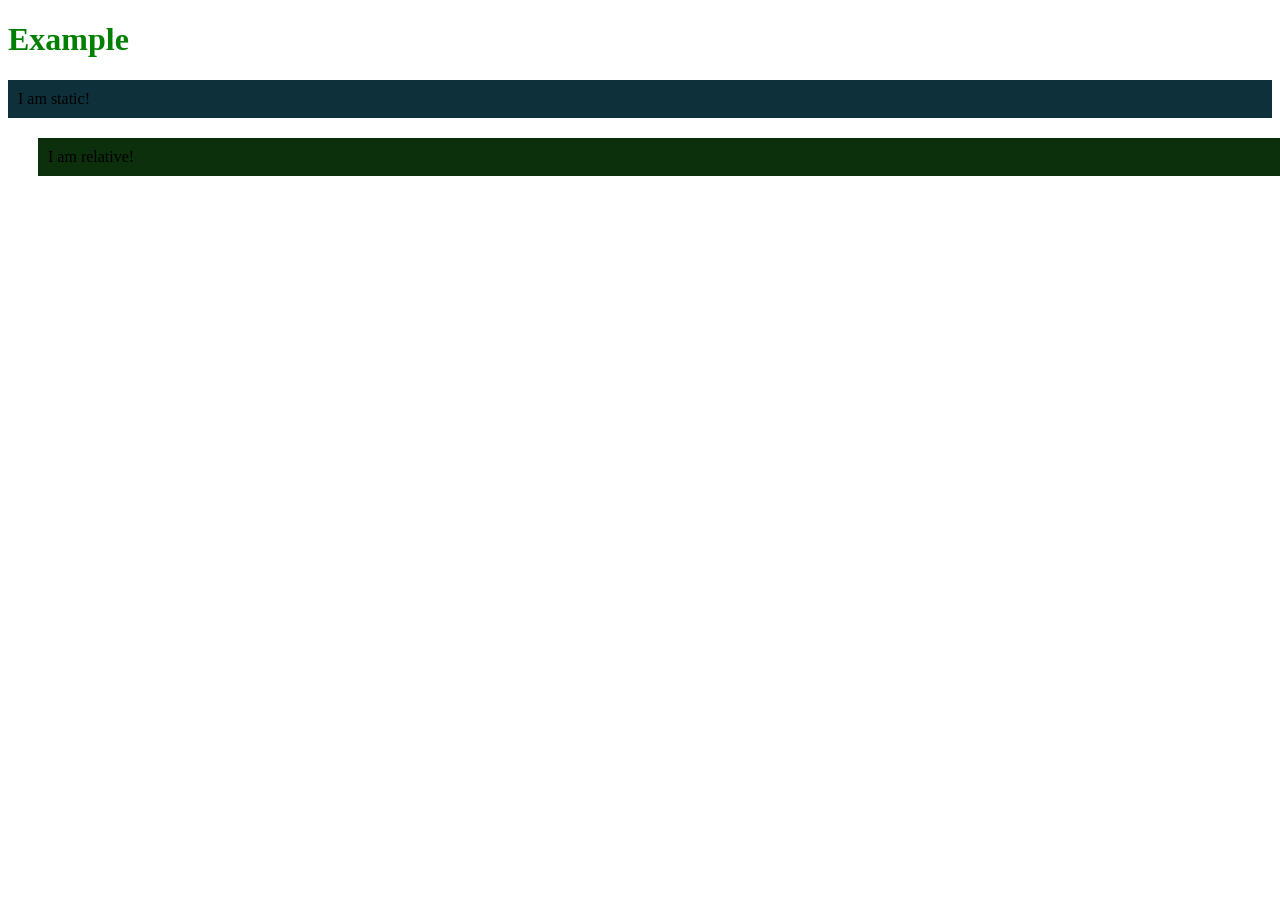
<file: positioning/index.html>
<!DOCTYPE html>
<html lang="en">
<head>
    <meta charset="UTF-8">
    <meta name="viewport" content="width=device-width, initial-scale=1.0">
    <title>Positioning</title>
    <link rel="stylesheet" href="style.css">
</head>
<body>
    <h1 id="exampleText">Example</h1>

    <div class="static-element">I am static!</div>

    <div class="relative-element">I am relative!</div>

</body>
</html>
</file>
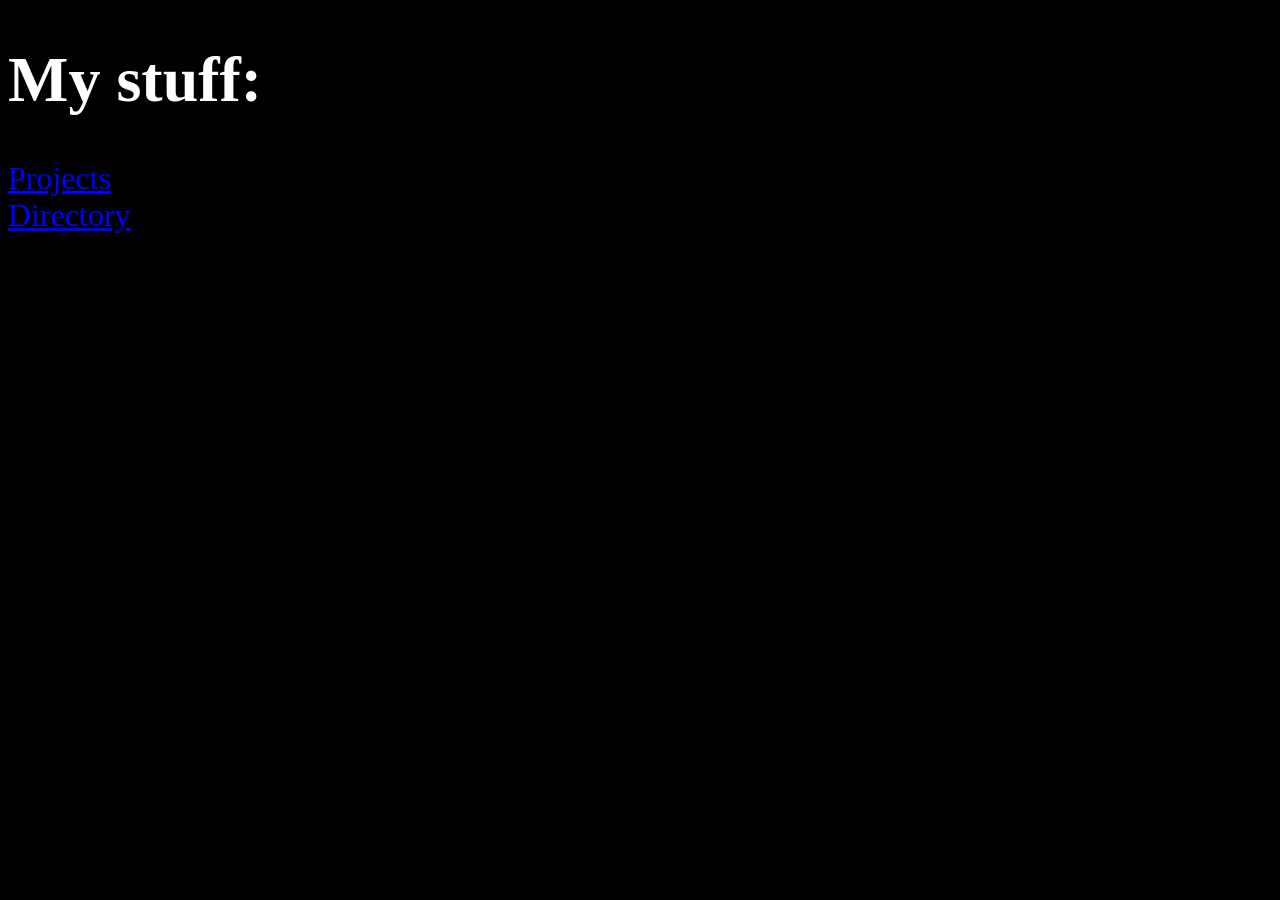
<file: Root/index.html>
<!DOCTYPE html>
<html lang="en">
<head>
    <meta charset="UTF-8">
    <meta name="viewport" content="width=device-width, initial-scale=1.0">
    <title>My Page</title>
</head>
<body>
    <h1>My stuff:</h1>

    <a href="projects.html">Projects</a><Br>
    <a href="dir/example.html">Directory</a>

    <style>
        a{
            color:blue;
        }
        a:visited{
            color:green;
        }
        body{
            color: rgb(255, 255, 255);
            font-size: 2rem;
        }
        body{
            background-color: black;
        }

        
    </style>
</body>
</html>
</file>
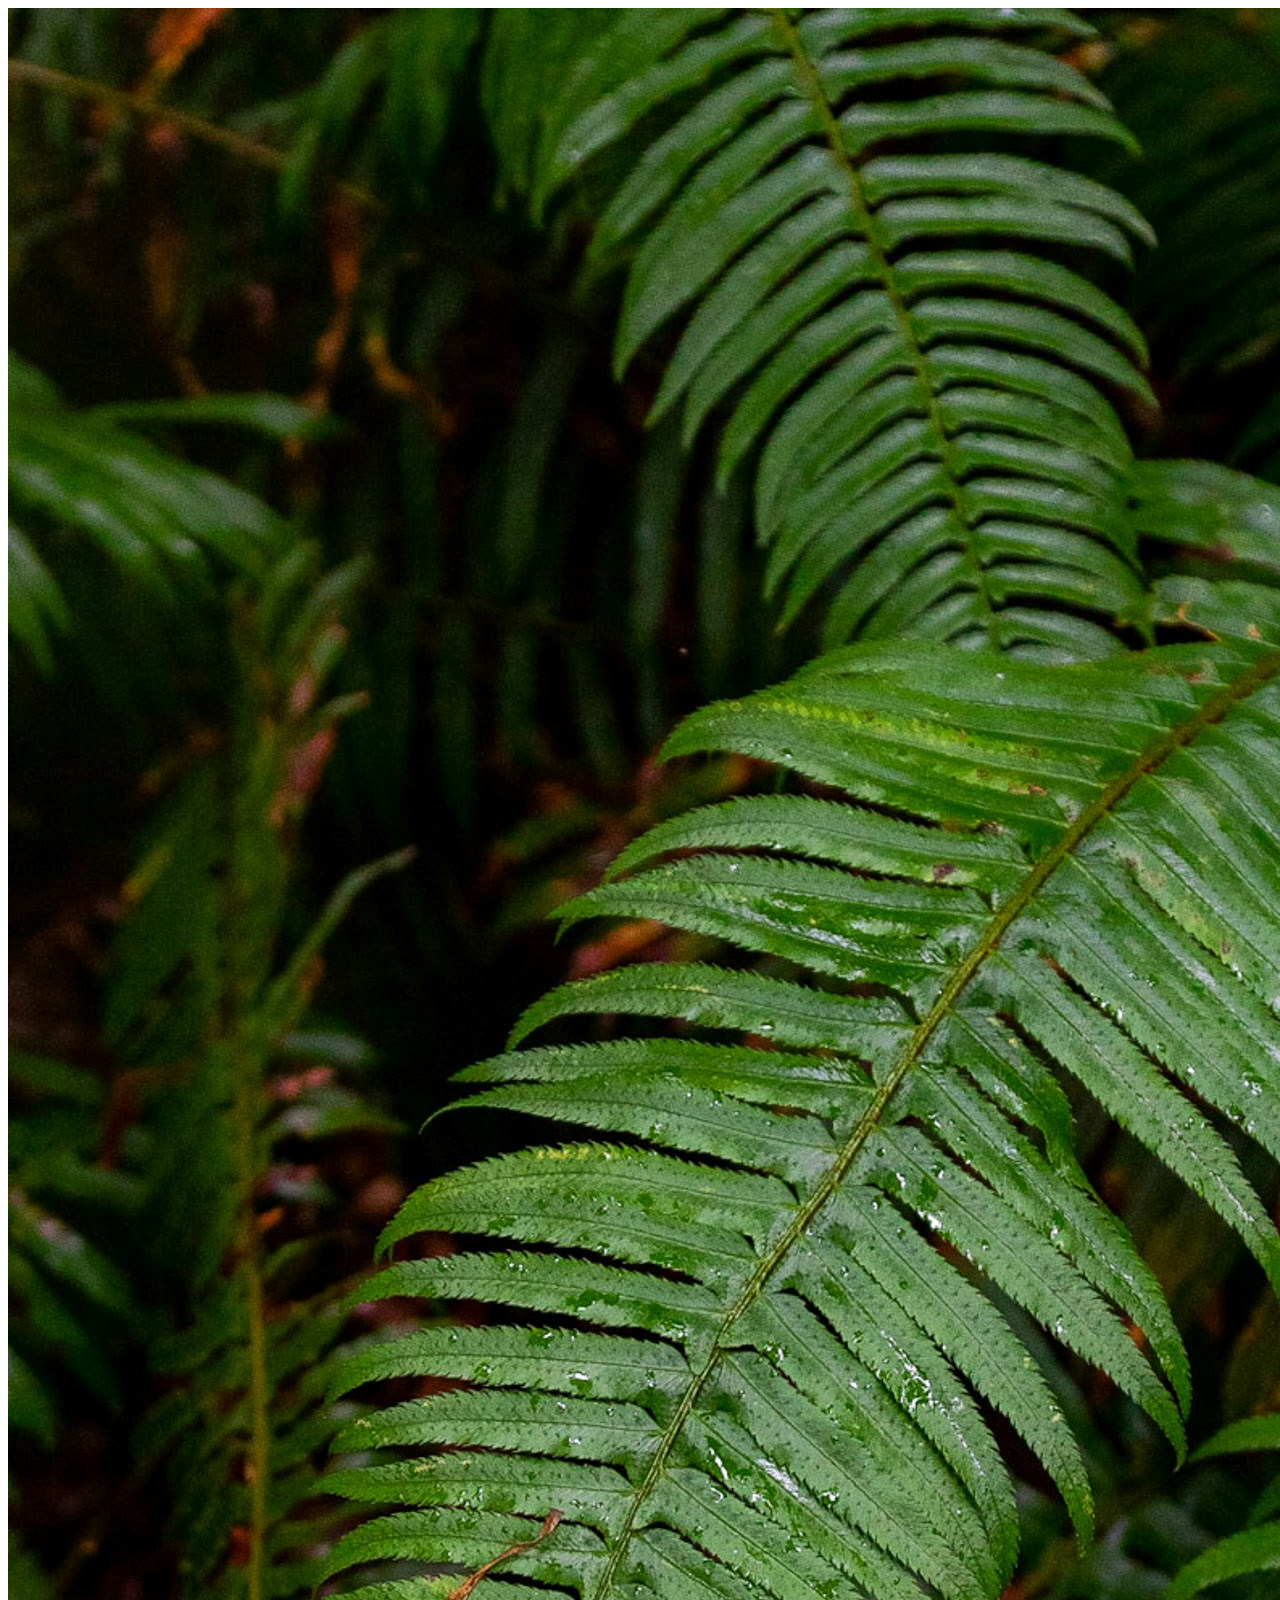
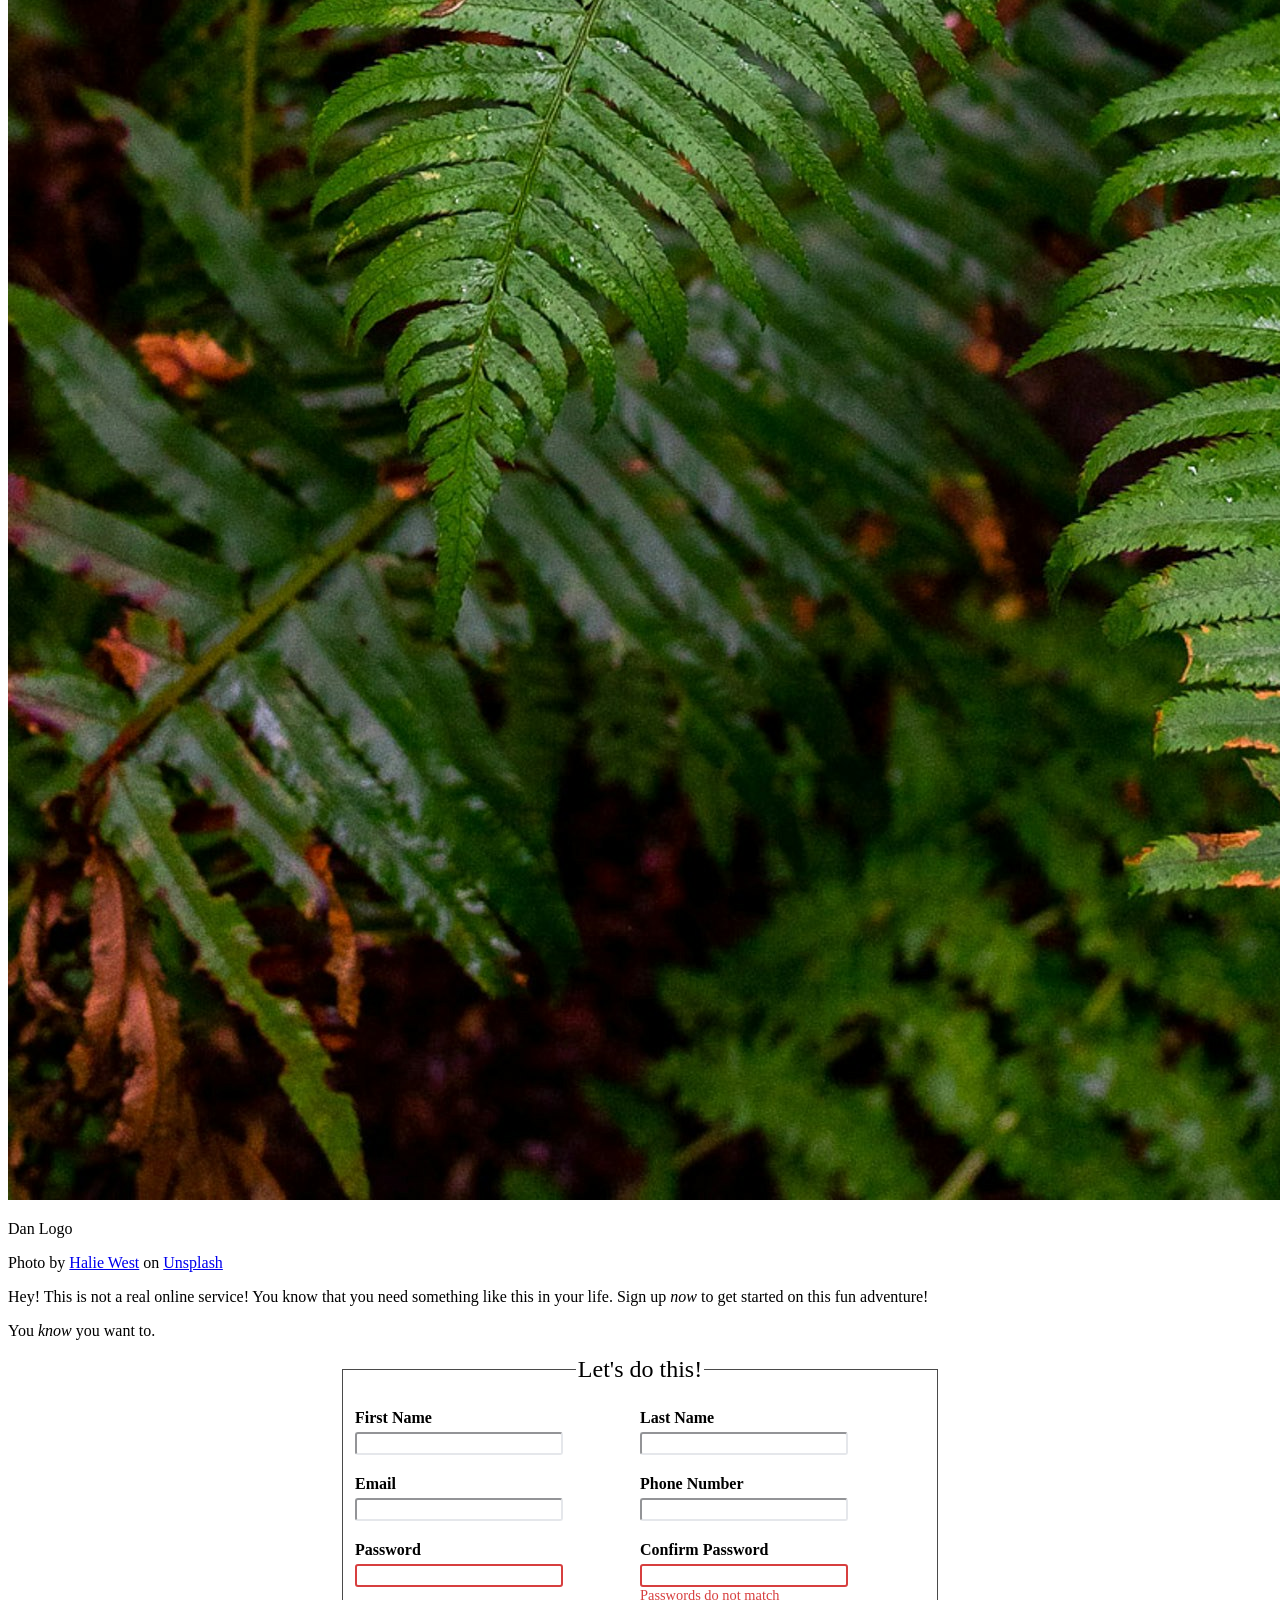
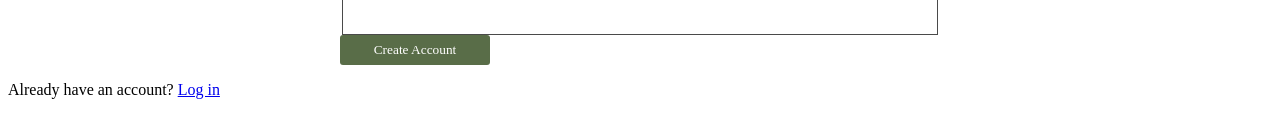
<file: sign_up_form/index.html>
<!DOCTYPE html>
<html lang="en">
<head>
    <meta charset="UTF-8">
    <meta name="viewport" content="width=device-width, initial-scale=1.0">
    <title>Sign Up Form</title>
    <link rel="stylesheet" href="styles.css">
</head>
<body>

    <div class="container">
        <div class="image-container">
            <img src="/sign_up_form/imgs/halie-west-25xggax4bSA-unsplash.jpg" id="bgImg">
            <div class="overlay">
                <p class="logo">Dan Logo</p>
                <p>Photo by <a href='#'>Halie West</a> on <a href='#'>Unsplash</a></p>
            </div>
        </div>
        <div class='form-container'>
            <p class="intro-stuff">Hey! This is not a real online service! You
                know that you need something like this in your
                life. Sign up
                <span aria-label="italic"><i>now</i></span> to get
                started on this fun adventure!
            </p>
            
            <p class="intro-stuff">You <i>know</i> you want to.</p>
        
            <form id="userForm">
                <fieldset>
                    <legend>Let's do this!</legend>
                    
                    <div class="input-group">
                        <div class="input-left">
                            <label for="fname">First Name</label>
                            <input type="text" id="fname" name="fname" required>
                        </div>
                        <div class="input-right">
                            <label for="lname">Last Name</label>
                            <input type="text" id="lname" name="lname" required>
                        </div>
                    </div>
            
                    <div class="input-group">
                        <div class="input-left">
                            <label for="email">Email</label>
                            <input type="email" id="email" name="email" required>
                        </div>
                        <div class="input-right">
                            <label for="phone">Phone Number</label>
                            <input type="tel" id="phone" name="phone" required>
                        </div>
                    </div>
            
                    <div class="input-group">
                        <div class="input-left">
                            <label for="userPassword">Password</label>
                            <input type="password" id="userPassword" name="userPassword" min="8" max="30" required>
                        </div>
                        <div class="input-right">
                            <label for="psswdCheck">Confirm Password</label>
                            <input type="password" id="psswdCheck" name="psswdCheck" required min="8" max="30">
                            <span id="passwordError" class="error-message">Passwords do not match</span>
                        </div>
                    </div>
            
                </fieldset>
                <button type="submit" id="createAcc">Create Account</button>
            </form>
            
        
            <p id="loginP">Already have an account? <a href="/sign_up_form/log-in.html">Log in</a></p>
            <!--note i have absolutely no idea what element
            this is and how to properly do this log in
            so need to look it up-->
        </div>
    </div>
    
    <script href="script.js"></script>
</body>
</html>
</file>
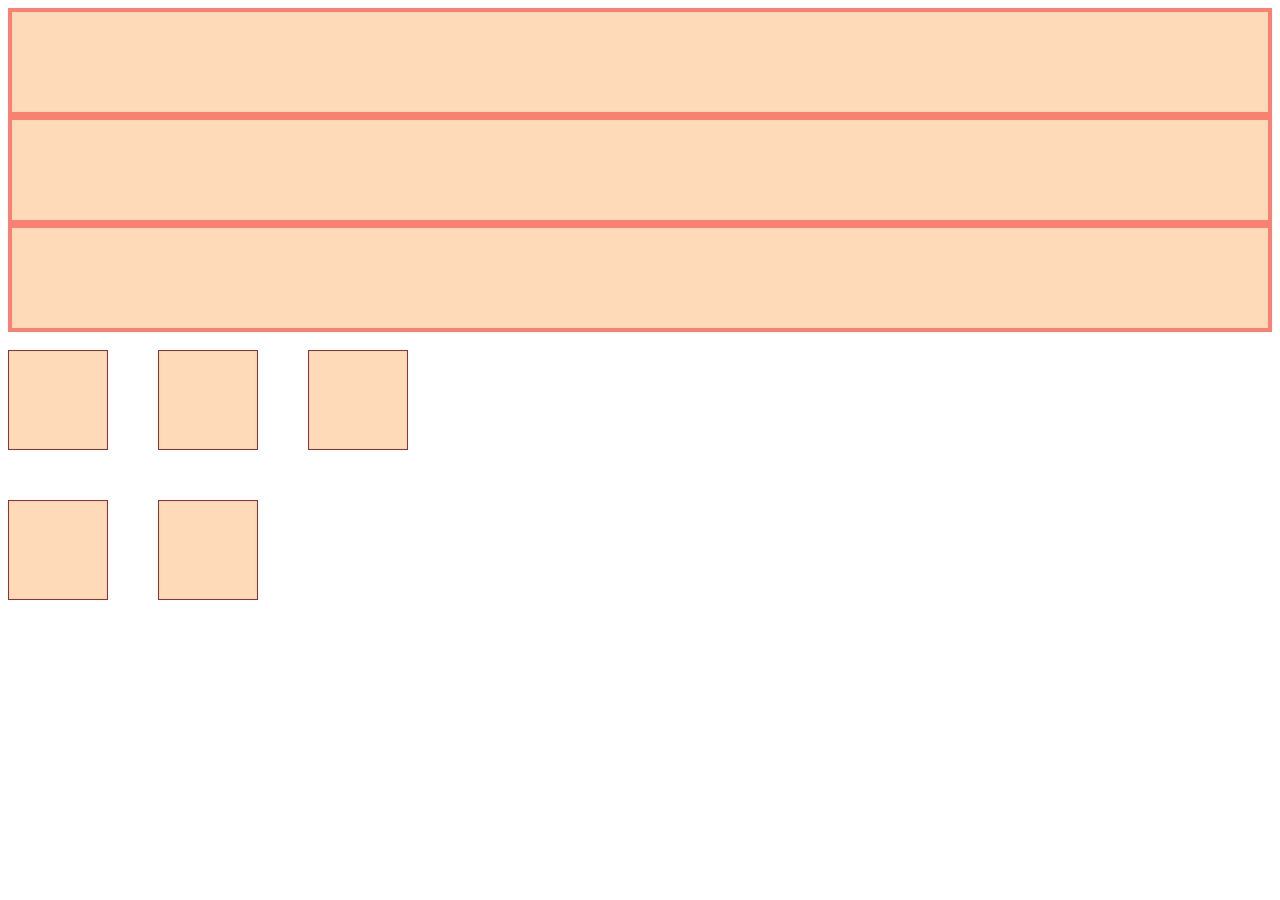
<file: grid/grid-intro/index.html>
<!DOCTYPE html>
<html lang="en">
<head>
    <meta charset="UTF-8">
    <meta name="viewport" content="width=device-width, initial-scale=1.0">
    <title>Grid</title>
    <link rel="stylesheet" href="styles.css">
</head>
<body>
    <div class='flex-container'>
        <div class="one"></div>
        <div class="two"></div>
        <div class="three"></div>
    </div>
    <Br>
    <div class='grid-container'>
        <div class="card"></div>
        <div class="card"></div>
        <div class="card"></div>
        <div class="card"></div>
        <div class="card"></div>
    </div>
</body>
</html>
</file>
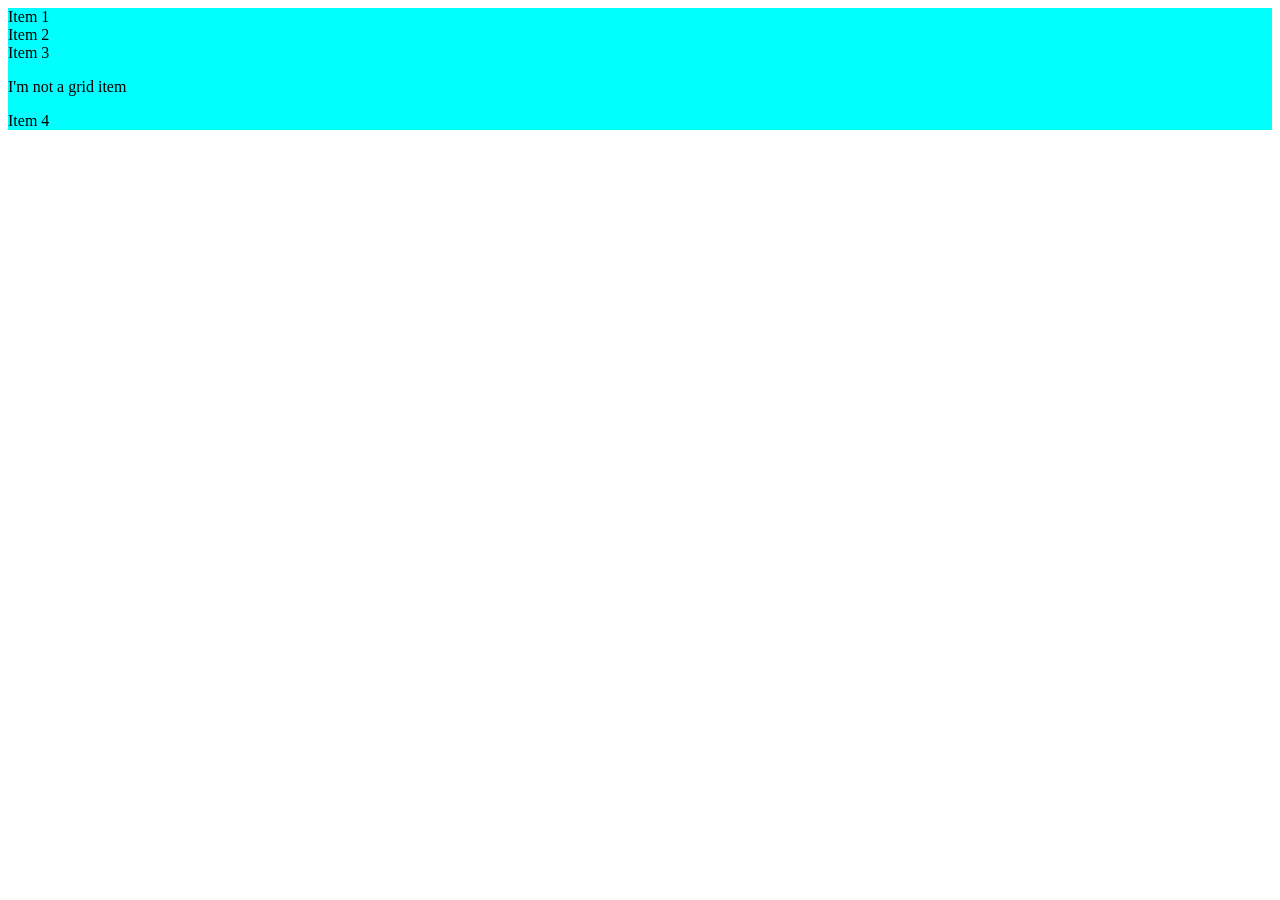
<file: grid/grid-intro/creating-grid/index.html>
<!DOCTYPE html>
<html lang="en">
<head>
    <meta charset="UTF-8">
    <meta name="viewport" content="width=device-width, initial-scale=1.0">
    <title>Creating a Grid</title>
    <link rel="stylesheet" href="styles.css">
</head>
<body>
    <div class="container">
        <div>Item 1</div>
        <div>Item 2</div>
        <div>Item 3
            <p>I'm not a grid item</p>
        </div>
        <div>Item 4</div>
    </div>
</body>
</html>
</file>
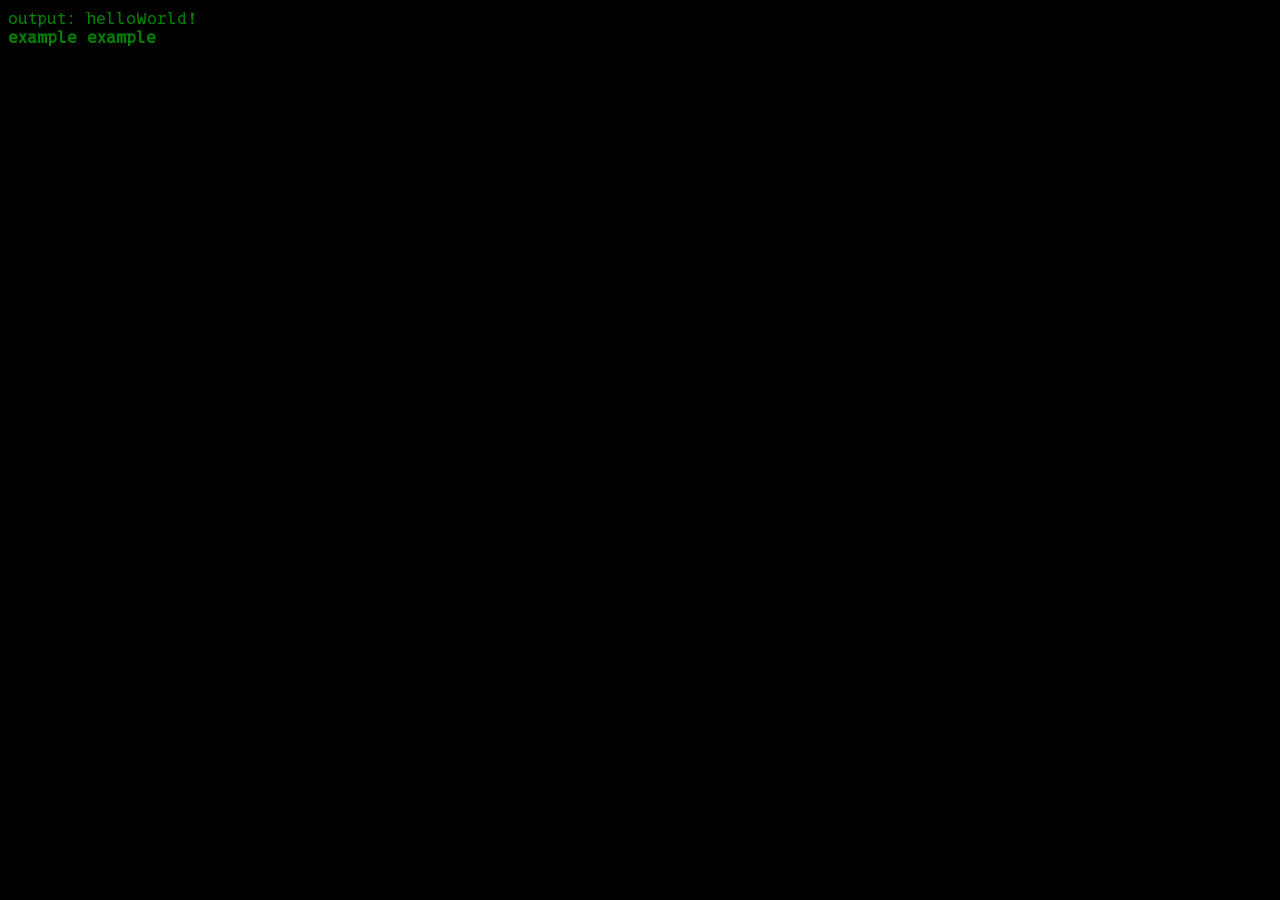
<file: advanced selectors/hello.html>
<!DOCTYPE html>
<html lang="en">
<head>
    <meta charset="UTF-8">
    <meta name="viewport" content="width=device-width, initial-scale=1.0">
    <title>hi</title>
    <link rel="stylesheet" href="style.css">
</head>
<body>
    
    <code>output: helloWorld!</code><br>

        <b>example</b>
        <strong>example</strong>

</body>
</html>
</file>
<file: advanced-selectors/style.css>
@font-face{
    font-family: ProtoNerd;
    src:url(/niceFonts/0xProtoNerdFont-Regular.ttf)
}
@font-face{
    font-family: losevka;
    src:url(/niceFonts/Iosevka-Regular.ttc)
}
p{
    font-family: ProtoNerd;
}
*{
    font-family: ProtoNerd;
}
body{
    background-color: rgb(0, 0, 0);
    color: green; /*text color*/
}

span.codelink{
    background:rgb(27, 1, 1);
}

main div {
/*Code*/
}

/* This rule selects only divs with a class of child*/
main > div{
    /*Code*/
}
/* This rule selects only divs with a class of grand-child*/
main > div > div {
    /*Code*/
}

/* This rule will only select the div with the class of child group2*/
.group2 + div{
    /* code*/
}
/* This rule will only select the div with the class child group3 */
.group1 + div + div {
    /*Code*/
}

/* This will select all of .group1 siblings (2nd and 3rd .child divs)*/
.group ~ div{
    /* Code*/
}

/* pseudo-class and pseud-element */
article p:first-child::first-letter {
    font-size: 190%;
    font-weight: bold;
}

/* pseudo-element */
article p::first-line{
    color:blueviolet;
    font-weight:lighter;
}

.box::before{
    content: '';
    display: block;
    width: 100px;
    height: 100px;
    background-color: rebeccapurple;
    border: 1px solid rgb(0, 152, 229);
}

/*
ul#summer-drinks li {
    font-weight: normal;
    font-size: 1.5rem;
    color: rgb(0, 255, 191)55, 255, 255);
}
*/

/* don't do this ! this doesn't work because simply using the class name by itself has a lower specificity value, so the selectors that are more specific (e.g. using id value) win.*/
.favorite {
    color: rgb(255, 0, 0);
    font-weight: bold;
}

/*  Sometimes you can just use !important for specificity. */
/*
.favorite {
    color: red !important;
    font-weight: bold !important;
}
*/

/* Be specific! Write like this !!! */

ul#summer-drinks li.favorite {
    font-weight: bold;
    color: red;
    font-family:'Segoe UI', Tahoma, Geneva, Verdana, sans-serif
}

ul#summer-drinks li {
    font-size: 1.6rem;
    font-family: 'Courier New', Courier, monospace;
}

/* or you could be even more specific. please, don't actually do this. */
/*
html body div#pagewrap ul#summer-drinks li.favorite {
    color: red;
    font-weight: bold;
}
*/

.element{
    background-color: lightyellow;
}

.element:fullscreen{
    background-color: lightpink;
}

.formEmail:focus{
    background-color: rgb(4, 255, 0);
    color:rgb(255, 0, 238);

}
#emailBtn:active{
    background-color: rgb(64, 255, 0);
}

@keyFrames colorChange{
    0% { background-color: red; }
    33.33% { background-color: blue; }
    66.66% { background-color: green; }
    100% { background-color: red; }
}

#hover{
    background-color:blue;   
}

#hover:hover{
    animation: colorChange 2s infinite;
}

a{
    text-decoration: underline;
}

/* Applies to unvisited links */
a:link{
    color:rgb(0, 221, 255);
}

a:visited{
    color:maroon;
}

/* - :root will override html. being a pseudo class it has a greater specificity than html
:root{
    color:red;
}
html{
    color:blue;
}
*/

/* Select the first li
li:nth-child(1) {)

Select every other list item starting with first 
li:nth-child(odd) { }

Select every 3rd list item starting with first
li:nth-child(3n - 2) { }

Select every 3rd list item starting with 2nd
li:nth-child(3n - 1) { }

Select every 3rd child item, as long as it has class "el"
.el:nth-child(3n) { }
*/

.module:nth-child(4){
    margin-right:0;
}

.myList:nth-child(5) {/* Selects the 5th element with class myList */
    display: flex;
    align-items: center;
    justify-content: center;
    font-size: 2rem;

}

.myList:nth-child(3n) { /* Selects every 3rd element with class myList */
    font-size:1.5rem;
}

.myList:nth-child(3n + 3) { /* Selects every 3rd element with class myList, beginning with the 3rd */}

.myList:nth-child(even) {/* Selects every even element with class myList */
    color:crimson;
}

/* pseudo elements */

.exampleOfPE::first-letter{
    color: orange;
}

.listDiv{
    list-style: none;
    padding-left: 0;
}

.myList::before{
    content: '\2022';
    color: red;
    margin-right: 0.4rem;
}

li::marker{
    color:blue;
    font-size: 1.5rem;
}

.emojify::before{
    content:  '😎 🥸 🤓 ';
}
.emojify::after{
    content: '🤓 🥸 😎';
}

p::first-line {
    color: rgb(0, 0, 224);
    text-transform: uppercase;
}

button {
    font-size: 1.2rem;
    padding: 0.4rem 0.9rem;
}
dialog::backdrop{
    background-color: salmon;
    background-image:url(wp4789885-phone-hd-2019-wallpapers.jpg)
}

.mTest::marker{
    content: '✝ ';
    font-size: 1.2em;
}

[src]{
    /* This targets any element that has a src attribute */
}

img[src]{
    /* This will only target img elements that have a src attribute*/
}

img[src='specific.jpg']{
    /* This will target img elements 
    with a src attribute that's exactly 'specific.jpg' */
}

/* 

    [attribute^="value"] - ^= Will match strings from the start.
    [attribute$="value"] - $= Will match strings from the end.
    [attribute*="value"] - *= The wildcard selector will match anywhere inside the string.

*/

[class^='aus']{
    /* Classes are attributes too!
    This will target any class that begins with 'aus'.
    */
}

[src$='.jpg']{
    /* This will target any src attribute that ends in '.jpg':display:
    src='puppy.jpg'
    */
}

[src*='ill']{
    /* This targets any attribute that has 'ill' anywhere inside of it:
    for='bill'
    for='jill'
    for='silly'
    for='ill'
    */
}
/* <a> elements with an href ending ".org", case-insensitive */
a[href$=".org" i] {
    font-style: italic;
}  
/* <a> elements whose class attribute contains the word "logo" */
a[class~="logo"] {
    padding: 2px;
}
a[href^="#"] {
    background-color: silver;
}

/* All divs without a 'lang' attribute are italicized */
div:not([lang]){
    font-style: italic;
}
/* All divs in US English are blue */
div[lang~='en-us']{
    color: blue;
}
/* All divs in Italian are green */
div[lang='it']{
    color:green
}
div[lang|="zh"] {
    color: red;
}
div[data-lang="zh-Hant-TW"] {
    color: purple;
}

.fancy:last-child{
 color:aquamarine;
}

input:disabled{
    color:red;
    padding:10px;
}
section:target{
    color:rgb(151, 0, 0);
}
table {
    border-collapse: separate;
    border-spacing: 0;
    width: 100%;
  }
  th,
  td {
    padding: 6px 15px;
  }
  th {
    background: #42444e;
    color: #fff;
    text-align: left;
  }
  tr:first-child th:first-child {
    border-top-left-radius: 6px;
  }
  tr:first-child th:last-child {
    border-top-right-radius: 6px;
  }
  td {
    border-right: 1px solid #c6c9cc;
    border-bottom: 1px solid #c6c9cc;
  }
  td:first-child {
    border-left: 1px solid #c6c9cc;
  }
  tr:nth-child(even) td {
    background: #eaeaed;
  }
  tr:last-child td:first-child {
    border-bottom-left-radius: 6px;
  }
  tr:last-child td:last-child {
    border-bottom-right-radius: 6px;
  }
p::-moz-selection {
    color: red;
}
p::selection {
    color: red;
}
</file>
<file: custom-properties/style.css>
:root{
    --main-color:rgb(255, 0, 0);
    --h-color: white;
    --h-weight: 600;
}

:root.dark {
    --border-btn: 1px solid rgb(220, 220, 220);
    --color-base-bg: rgb(18, 18, 18);
    --color-base-text: rgb(240, 240, 240);
    --color-btn-bg: rgb(36, 36, 36);
}

:root.light {
    --border-btn: 1px solid rgb(36, 36, 36);
    --color-base-bg: rgb(240, 240, 240);
    --color-base-text: rgb(18, 18, 18);
    --color-btn-bg: rgb(220, 220, 220);
}

body{
    width: max(50%, 500px);
    --blueBackgroundColor: rgb(92, 92, 150);
    background-color: var(--color-base-bg);
    padding: 10px;
}

.container{
    display: flex;
    flex-direction: column;
    align-items: center;
}

.theme-toggle {
    background-color: var(--color-btn-bg);
    border: var(--border-btn);
    font-size: 1.2rem;
    padding: 10px 20px;
}

.theme-toggle:hover {
    cursor: pointer;
}

.theme-toggle:focus {
    outline: var(--border-btn);
}

.error-modal {
    --color-error-text: red;
    --modal-border: 1px solid black;
    --modal-font-size: calc(2rem + 5vw);

    color: var(--color-error-text);
    border: var(--modal-border);
    font-size: var(--modal-font-size);
}

.fallback{
    --color-text: white;

    background-color: var(--undeclared-property, black);
    color: var(--undeclared-property, var(--color-text, yellow));
}

.cool-div{
    --main-bg:red;
}
.cool-paragraph{
    background-color: var(--main-bg);
}
.boring-paragraph{
    background-color: var(--main-bg);
}
.very-cool-paragraph {
    color:var(--main-color);
}
.exciting-paragraph {
    background-color: var(--main-color);
}

h3 {
    color:var(--h-color);
    font-weight: var(--h-weight);
}
</file>
<file: form-basics/style.css>
body {
    /* Center the form on the page */
    text-align: center;
}

form {
    display: inline-block;
    /* Form outline */
    padding: 1em;
    border: 1px solid #ccc;
    border-radius: 1em;
}

ul {
    list-style: none;
    padding: 0;
    margin: 0;
}

form li+li {
    margin-top: 1em;
}

label {
    /* Uniform size & alignment */
    display: inline-block;
    min-width: 90px;
    text-align: right;
}

input,
textarea {
    /* To make sure that all text fields have the same font settings
       By default, textareas have a monospace font */
    font: 1em sans-serif;
    /* Uniform text field size */
    width: 300px;
    box-sizing: border-box;
    /* Match form field borders */
    border: 1px solid #999;
}

input:focus,
textarea:focus {
    /* Additional highlight for focused elements */
    border-color: #000;
}

textarea {
    /* Align multiline text fields with their labels */
    vertical-align: top;
    /* Provide space to type some text */
    height: 5em;
}

.button {
    /* Align buttons with the text fields */
    padding-left: 90px;
    /* same size as the label elements */
}

button {
    /* This extra margin represent roughly the same space as the space
       between the labels and their text fields */
    margin-left: 0.5em;
}

/*end */

input {
    appearance: none; /* removes system level styling*/
}

input[type='search'] {
    appearance: none;
}

span {
    display: inline-block;
    background: red;
}

input[type='checkbox'] {
    width: 100px;
    height: 100px;
    appearance: none;
    position: relative;
    width: 1em;
    height: 1em;
    border: 1px solid gray;
    vertical-align: -2px; /*adjusts the position of the checkboxes on the text baseline*/
    color: green; /* so that Windows' high-contrast mode can override*/
}

input[type='checkbox']::before {
    content: '✔';
    position: absolute;
    font-size: 1.3em; /* also, is 1.3em just 16*1.3 ? */
    right: -1px;
    top: -0.3em;
    visibility: hidden;
}

input[type="checkbox"]::before {
    content: "✔";
    position: absolute;
    font-size: 1.2em;
    right: -1px;
    top: -0.3em;
    visibility: hidden;
}

input[type="checkbox"]:checked::before {
    /* Use `visibility` instead of `display` to avoid recalculating layout */
    visibility: visible;
}

input[type="checkbox"]:disabled {
    border-color: black;
    background: #ddd;
    color: gray;
}

input[type="range"] {
    appearance: none; /* doesnt use the default styling */
    background: red;
    height: 2px;
    padding: 0;
    outline: 1px solid transparent;
}

input[type="color"] {
    border: 0; /* removing borders, just leaving the block of color */
    padding: 0;
}  

input[type="file"] { /* hides file so you use label to activate the control (file) */
    height: 0; 
    padding: 0;
    opacity: 0;
}  
label[for="file"] { /* style label to act like button */
    box-shadow: 1px 1px 3px #ccc;
    background: linear-gradient(to bottom, #eee, #ccc);
    border: 1px solid rgb(169 169 169);
    border-radius: 5px;
    text-align: center;
    line-height: 1.5;
}

label[for="file"]:hover {
    background: linear-gradient(to bottom, #fff, #ddd);
}

label[for="file"]:active {
    box-shadow: inset 1px 1px 3px #ccc;
}

input:required {
    border: 1px solid black;
}

input:optional {
    border: 1px solid silver;
}

fieldset>div {
    margin-bottom: 20px;
    display: flex;
    flex-flow: row wrap;
}

input+span {
    position: relative;
}

input:required+span::after {
    font-size: 0.7rem;
    position: absolute;
    content: "required";
    color: white;
    background-color: black;
    padding: 5px 10px;
    top: -26px;
    left: -55px;
}

input[type="text"]:disabled {
    background: #eee;
    border: 1px solid #ccc;
}

.disabled-label {
    color: #aaa;
}
</file>
<file: form-validation/style.css>
:valid{
    border-color: green;
    border: 2px solid black;
}

:invalid{
    border-color: red;
    border: 2px dashed red;
}

input[type='email']::placeholder {
    color: blue;
}
</file>
<file: positioning/style.css>
#exampleText{
    position: static;
    color: green !important;
    color: red;
}

.static-element {
    position: static;
    background-color: rgb(13, 48, 59);
    padding: 10px;
}

.relative-element {
    position: relative;
    top: 20px;
    left: 30px;
    background-color: rgb(12, 48, 12);
    padding: 10px;
}
</file>
<file: sign_up_form/styles.css>
#userForm {
    font-size: 1rem;
}

/* i need to find some cool font for this sign-up form */
.intro-stuff, legend, #loginp{
    font-family: 'Trebuchet MS';
} 

/* or i could select only SPECIFIC labels that are in
that # form*/
label {
    font-family: 'Verdana'; /* for now only */
    display: block;
    font-weight: 600;
    margin-bottom: 5px;
}


#userForm > button{
    font-family: 'Trebuchet MS';
    background-color: #596D48;
    color: white;
    cursor: pointer;
    border: none;
    border-radius: 3px;
    height: 30px;
    width: 150px;
} 
/* how do i style the inputs ?! */
#userForm input{
    border-color: #E5E7EB;
    border-radius: 3px;
}

/*
#userForm input[type='password']:invalid{
    border: 2px solid rgb(215, 63, 63);
} - first way to style*/

.error-message{
    color: rgb(215, 63, 63);
    font-size: 0.9em;
    display: none;
}

#psswdCheck:invalid + .error-message{
    display: block;
}


#userPassword:invalid,
#psswdCheck:invalid{
    border: 2px solid rgb(215, 63, 63);
} /* why isnt the border staying red even if theres less than 8 or more
than 30 characters? what the bug*/

#userForm ~ input:focus{
    border: 2px solid purple;
    box-shadow: 2px solid black;
}

.error-message {
    color: rgb(215, 63, 63);
    font-size: 0.9em;
    display: none;
}

form {
    max-width: 600px;
    margin: 0 auto;
}

fieldset {
    border: 1px solid rgb(74, 74, 74);
}

legend { 
    text-align: center;
    font-size: 24px;
    margin-bottom: 20px;
}

.input-group {
    display: flex;
    justify-content: space-between;
    margin-bottom: 20px;
}

.input-left, .input-right {
    flex: 1;
    margin-right: 0 10px;
}

input {
    width: 70%;
    padding: 2px;
    border-radius: 10px;
}



/*
Flexbox: Great for aligning items in a row or column. Use
`display: flex;` and properties like `flex-direction`,
`justify-content`, and `align-items`. */
</file>
<file: grid/grid-intro/styles.css>
.flex-container {
    display: flex;
    flex-direction: column;
}

.flex-container div {
    background: peachpuff;
    border: 4px solid salmon;
    height: 100px;
    flex: 1 1 auto;
}

.grid-container {
    display: grid;
    grid-template-columns: 100px 100px 100px;
    grid-template-rows: 100px 100px 100px;
    gap: 50px;
}

.card {
    background-color: peachpuff;
    border: 1.5px solid brown;
}
</file>
<file: grid/grid-intro/creating-grid/styles.css>
.container {
    display: grid;
    background-color: aqua;
}
</file>
<file: advanced selectors/style.css>
@font-face{
    font-family: ProtoNerd;
    src:url(/niceFonts/0xProtoNerdFont-Regular.ttf)
}
@font-face{
    font-family: losevka;
    src:url(/niceFonts/Iosevka-Regular.ttc)
}
p{
    font-family: ProtoNerd;
}
*{
    font-family: ProtoNerd;
}
body{
    background-color: rgb(0, 0, 0);
    color: green; /*text color*/
}

span.codelink{
    background:rgb(27, 1, 1);
}

main div {
/*Code*/
}

/* This rule selects only divs with a class of child*/
main > div{
    /*Code*/
}
/* This rule selects only divs with a class of grand-child*/
main > div > div {
    /*Code*/
}

/* This rule will only select the div with the class of child group2*/
.group2 + div{
    /* code*/
}
/* This rule will only select the div with the class child group3 */
.group1 + div + div {
    /*Code*/
}

/* This will select all of .group1 siblings (2nd and 3rd .child divs)*/
.group ~ div{
    /* Code*/
}

/* pseudo-class and pseud-element */
article p:first-child::first-letter {
    font-size: 190%;
    font-weight: bold;
}

/* pseudo-element */
article p::first-line{
    color:blueviolet;
    font-weight:lighter;
}

.box::before{
    content: '';
    display: block;
    width: 100px;
    height: 100px;
    background-color: rebeccapurple;
    border: 1px solid rgb(0, 152, 229);
}

/*
ul#summer-drinks li {
    font-weight: normal;
    font-size: 1.5rem;
    color: rgb(0, 255, 191)55, 255, 255);
}
*/

/* don't do this ! this doesn't work because simply using the class name by itself has a lower specificity value, so the selectors that are more specific (e.g. using id value) win.*/
.favorite {
    color: rgb(255, 0, 0);
    font-weight: bold;
}

/*  Sometimes you can just use !important for specificity. */
/*
.favorite {
    color: red !important;
    font-weight: bold !important;
}
*/

/* Be specific! Write like this !!! */

ul#summer-drinks li.favorite {
    font-weight: bold;
    color: red;
    font-family:'Segoe UI', Tahoma, Geneva, Verdana, sans-serif
}

ul#summer-drinks li {
    font-size: 1.6rem;
    font-family: 'Courier New', Courier, monospace;
}

/* or you could be even more specific. please, don't actually do this. */
/*
html body div#pagewrap ul#summer-drinks li.favorite {
    color: red;
    font-weight: bold;
}
*/

.element{
    background-color: lightyellow;
}

.element:fullscreen{
    background-color: lightpink;
}

.formEmail:focus{
    background-color: rgb(4, 255, 0);
    color:rgb(255, 0, 238);

}
#emailBtn:active{
    background-color: rgb(64, 255, 0);
}

@keyFrames colorChange{
    0% { background-color: red; }
    33.33% { background-color: blue; }
    66.66% { background-color: green; }
    100% { background-color: red; }
}

#hover{
    background-color:blue;   
}

#hover:hover{
    animation: colorChange 2s infinite;
}

a{
    text-decoration: underline;
}

/* Applies to unvisited links */
a:link{
    color:rgb(0, 221, 255);
}

a:visited{
    color:maroon;
}

/* - :root will override html. being a pseudo class it has a greater specificity than html
:root{
    color:red;
}
html{
    color:blue;
}
*/

/* Select the first li
li:nth-child(1) {)

Select every other list item starting with first 
li:nth-child(odd) { }

Select every 3rd list item starting with first
li:nth-child(3n - 2) { }

Select every 3rd list item starting with 2nd
li:nth-child(3n - 1) { }

Select every 3rd child item, as long as it has class "el"
.el:nth-child(3n) { }
*/

.module:nth-child(4){
    margin-right:0;
}

.myList:nth-child(5) {/* Selects the 5th element with class myList */
    display: flex;
    align-items: center;
    justify-content: center;
    font-size: 2rem;

}

.myList:nth-child(3n) { /* Selects every 3rd element with class myList */
    font-size:1.5rem;
}

.myList:nth-child(3n + 3) { /* Selects every 3rd element with class myList, beginning with the 3rd */}

.myList:nth-child(even) {/* Selects every even element with class myList */
    color:crimson;
}

/* pseudo elements */

.exampleOfPE::first-letter{
    color: orange;
}

.listDiv{
    list-style: none;
    padding-left: 0;
}

.myList::before{
    content: '\2022';
    color: red;
    margin-right: 0.4rem;
}

li::marker{
    color:blue;
    font-size: 1.5rem;
}

.emojify::before{
    content:  '😎 🥸 🤓 ';
}
.emojify::after{
    content: '🤓 🥸 😎';
}

p::first-line {
    color: rgb(0, 0, 224);
    text-transform: uppercase;
}

button {
    font-size: 1.2rem;
    padding: 0.4rem 0.9rem;
}
dialog::backdrop{
    background-color: salmon;
    background-image:url(wp4789885-phone-hd-2019-wallpapers.jpg)
}

.mTest::marker{
    content: '✝ ';
    font-size: 1.2em;
}

[src]{
    /* This targets any element that has a src attribute */
}

img[src]{
    /* This will only target img elements that have a src attribute*/
}

img[src='specific.jpg']{
    /* This will target img elements 
    with a src attribute that's exactly 'specific.jpg' */
}

/* 

    [attribute^="value"] - ^= Will match strings from the start.
    [attribute$="value"] - $= Will match strings from the end.
    [attribute*="value"] - *= The wildcard selector will match anywhere inside the string.

*/

[class^='aus']{
    /* Classes are attributes too!
    This will target any class that begins with 'aus'.
    */
}

[src$='.jpg']{
    /* This will target any src attribute that ends in '.jpg':display:
    src='puppy.jpg'
    */
}

[src*='ill']{
    /* This targets any attribute that has 'ill' anywhere inside of it:
    for='bill'
    for='jill'
    for='silly'
    for='ill'
    */
}
/* <a> elements with an href ending ".org", case-insensitive */
a[href$=".org" i] {
    font-style: italic;
}  
/* <a> elements whose class attribute contains the word "logo" */
a[class~="logo"] {
    padding: 2px;
}
a[href^="#"] {
    background-color: silver;
}

/* All divs without a 'lang' attribute are italicized */
div:not([lang]){
    font-style: italic;
}
/* All divs in US English are blue */
div[lang~='en-us']{
    color: blue;
}
/* All divs in Italian are green */
div[lang='it']{
    color:green
}
div[lang|="zh"] {
    color: red;
}
div[data-lang="zh-Hant-TW"] {
    color: purple;
}
</file>
